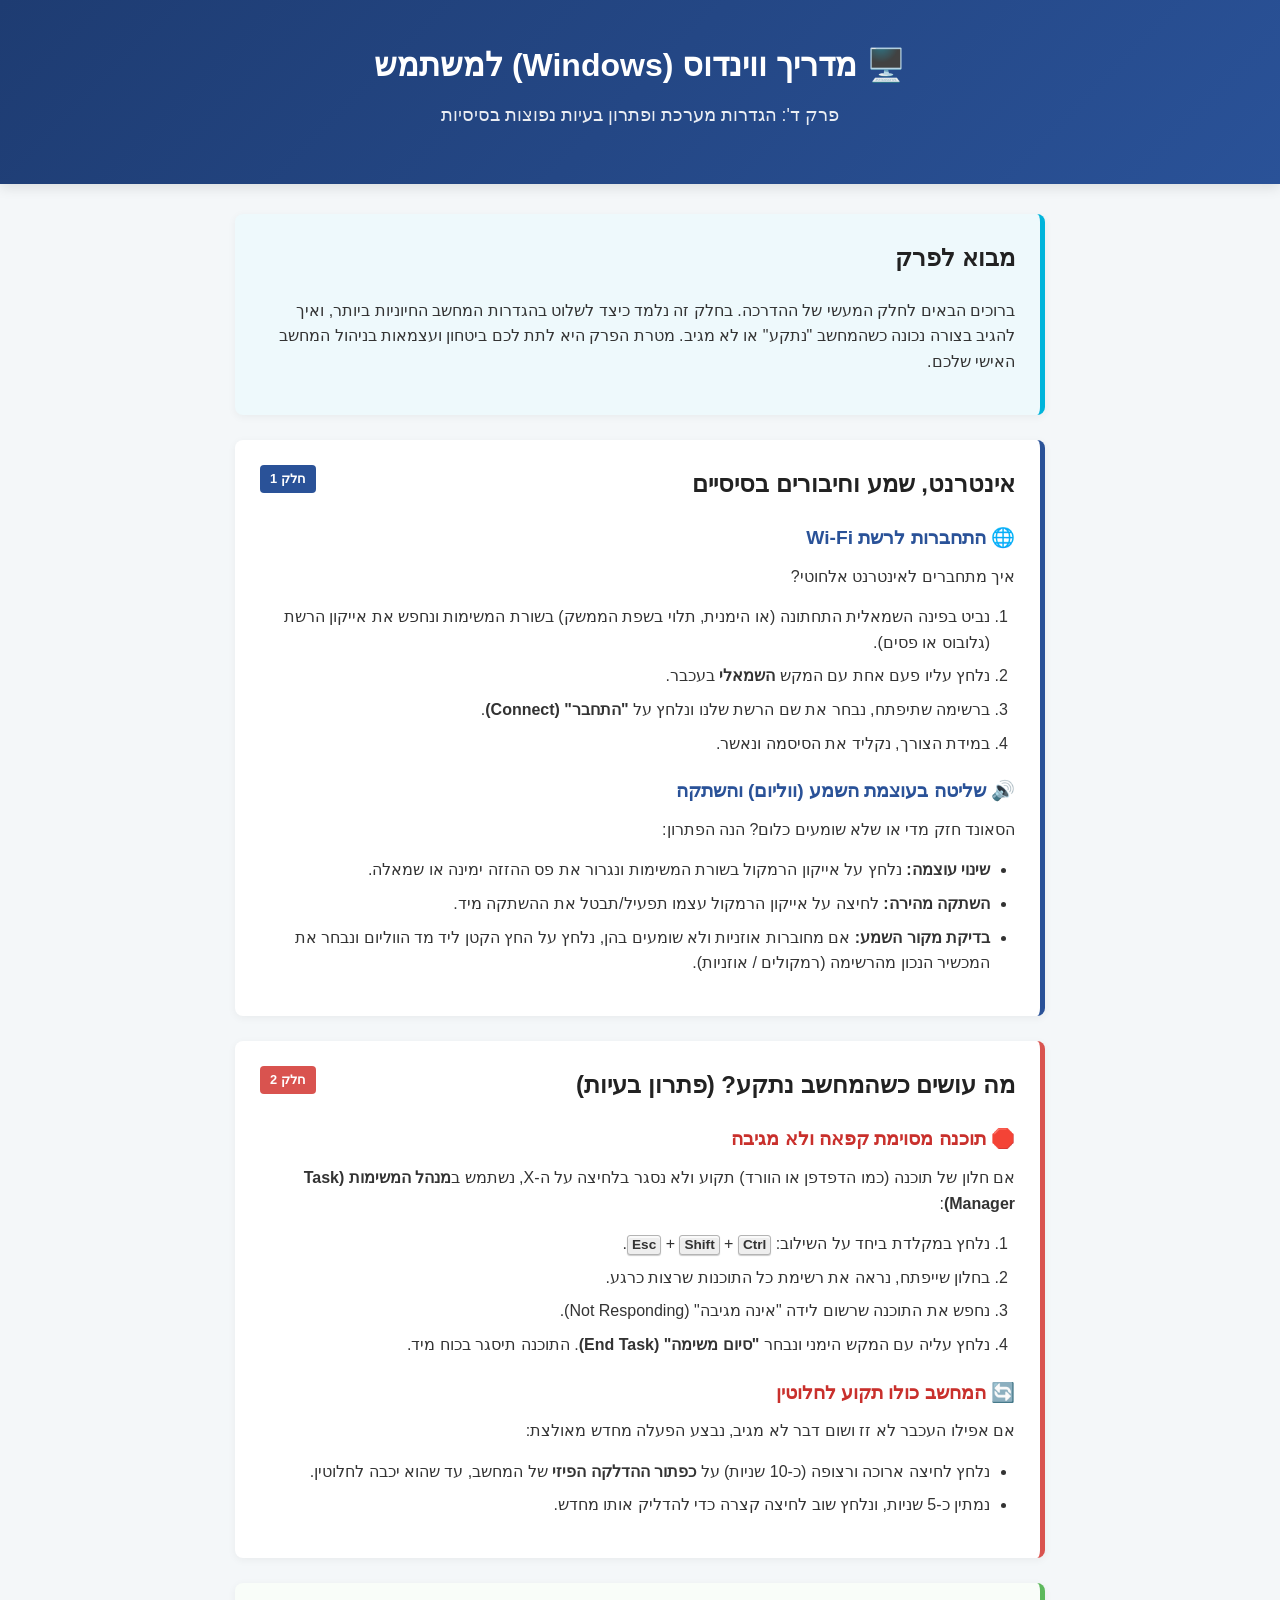
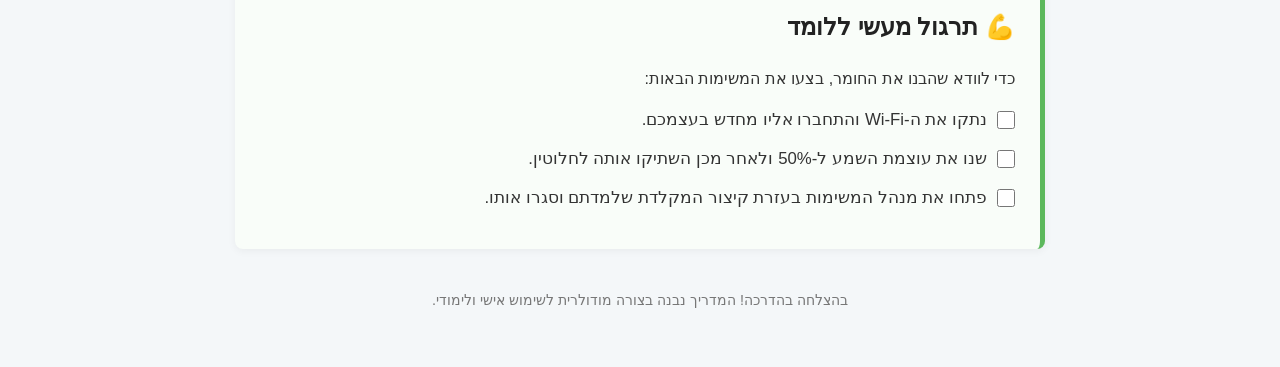
<file: index.html>
<!DOCTYPE html>
<html lang="he" dir="rtl">
<head>
    <meta charset="UTF-8">
    <meta name="viewport" content="width=device-width, initial-scale=1.0">
    <title>מדריך ווינדוס: הגדרות ופתרון בעיות</title>
    <link rel="stylesheet" href="style.css">
</head>
<body>

    <header>
        <div class="container">
            <h1>🖥️ מדריך ווינדוס (Windows) למשתמש</h1>
            <p class="subtitle">פרק ד': הגדרות מערכת ופתרון בעיות נפוצות בסיסיות</p>
        </div>
    </header>

    <main class="container">
        
        <!-- מבוא -->
        <section class="card intro">
            <h2>מבוא לפרק</h2>
            <p>ברוכים הבאים לחלק המעשי של ההדרכה. בחלק זה נלמד כיצד לשלוט בהגדרות המחשב החיוניות ביותר, ואיך להגיב בצורה נכונה כשהמחשב "נתקע" או לא מגיב. מטרת הפרק היא לתת לכם ביטחון ועצמאות בניהול המחשב האישי שלכם.</p>
        </section>

        <!-- חלק 1: הגדרות שמע וחיבורים -->
        <section class="card">
            <div class="section-badge">חלק 1</div>
            <h2>אינטרנט, שמע וחיבורים בסיסיים</h2>
            
            <div class="topic">
                <h3>🌐 התחברות לרשת Wi-Fi</h3>
                <p>איך מתחברים לאינטרנט אלחוטי?</p>
                <ol>
                    <li>נביט בפינה השמאלית התחתונה (או הימנית, תלוי בשפת הממשק) בשורת המשימות ונחפש את אייקון הרשת (גלובוס או פסים).</li>
                    <li>נלחץ עליו פעם אחת עם המקש <strong>השמאלי</strong> בעכבר.</li>
                    <li>ברשימה שתיפתח, נבחר את שם הרשת שלנו ונלחץ על <strong>"התחבר" (Connect)</strong>.</li>
                    <li>במידת הצורך, נקליד את הסיסמה ונאשר.</li>
                </ol>
            </div>

            <div class="topic">
                <h3>🔊 שליטה בעוצמת השמע (ווליום) והשתקה</h3>
                <p>הסאונד חזק מדי או שלא שומעים כלום? הנה הפתרון:</p>
                <ul>
                    <li><strong>שינוי עוצמה:</strong> נלחץ על אייקון הרמקול בשורת המשימות ונגרור את פס ההזזה ימינה או שמאלה.</li>
                    <li><strong>השתקה מהירה:</strong> לחיצה על אייקון הרמקול עצמו תפעיל/תבטל את ההשתקה מיד.</li>
                    <li><strong>בדיקת מקור השמע:</strong> אם מחוברות אוזניות ולא שומעים בהן, נלחץ על החץ הקטן ליד מד הווליום ונבחר את המכשיר הנכון מהרשימה (רמקולים / אוזניות).</li>
                </ul>
            </div>
        </section>

        <!-- חלק 2: פתרון בעיות -->
        <section class="card alert-section">
            <div class="section-badge badge-alert">חלק 2</div>
            <h2>מה עושים כשהמחשב נתקע? (פתרון בעיות)</h2>
            
            <div class="topic">
                <h3>🛑 תוכנה מסוימת קפאה ולא מגיבה</h3>
                <p>אם חלון של תוכנה (כמו הדפדפן או הוורד) תקוע ולא נסגר בלחיצה על ה-X, נשתמש ב<strong>מנהל המשימות (Task Manager)</strong>:</p>
                <ol>
                    <li>נלחץ במקלדת ביחד על השילוב: <kbd>Ctrl</kbd> + <kbd>Shift</kbd> + <kbd>Esc</kbd>.</li>
                    <li>בחלון שייפתח, נראה את רשימת כל התוכנות שרצות כרגע.</li>
                    <li>נחפש את התוכנה שרשום לידה "אינה מגיבה" (Not Responding).</li>
                    <li>נלחץ עליה עם המקש הימני ונבחר <strong>"סיום משימה" (End Task)</strong>. התוכנה תיסגר בכוח מיד.</li>
                </ol>
            </div>

            <div class="topic">
                <h3>🔄 המחשב כולו תקוע לחלוטין</h3>
                <p>אם אפילו העכבר לא זז ושום דבר לא מגיב, נבצע הפעלה מחדש מאולצת:</p>
                <ul>
                    <li>נלחץ לחיצה ארוכה ורצופה (כ-10 שניות) על <strong>כפתור ההדלקה הפיזי</strong> של המחשב, עד שהוא יכבה לחלוטין.</li>
                    <li>נמתין כ-5 שניות, ונלחץ שוב לחיצה קצרה כדי להדליק אותו מחדש.</li>
                </ul>
            </div>
        </section>

        <!-- חלק 3: תרגול מעשי -->
        <section class="card practice">
            <h2>💪 תרגול מעשי ללומד</h2>
            <p>כדי לוודא שהבנו את החומר, בצעו את המשימות הבאות:</p>
            <div class="checkbox-item">
                <input type="checkbox" id="task1">
                <label for="task1">נתקו את ה-Wi-Fi והתחברו אליו מחדש בעצמכם.</label>
            </div>
            <div class="checkbox-item">
                <input type="checkbox" id="task2">
                <label for="task2">שנו את עוצמת השמע ל-50% ולאחר מכן השתיקו אותה לחלוטין.</label>
            </div>
            <div class="checkbox-item">
                <input type="checkbox" id="task3">
                <label for="task3">פתחו את מנהל המשימות בעזרת קיצור המקלדת שלמדתם וסגרו אותו.</label>
            </div>
        </section>

    </main>

    <footer>
        <p>בהצלחה בהדרכה! המדריך נבנה בצורה מודולרית לשימוש אישי ולימודי.</p>
    </footer>

</body>
</html>
</file>
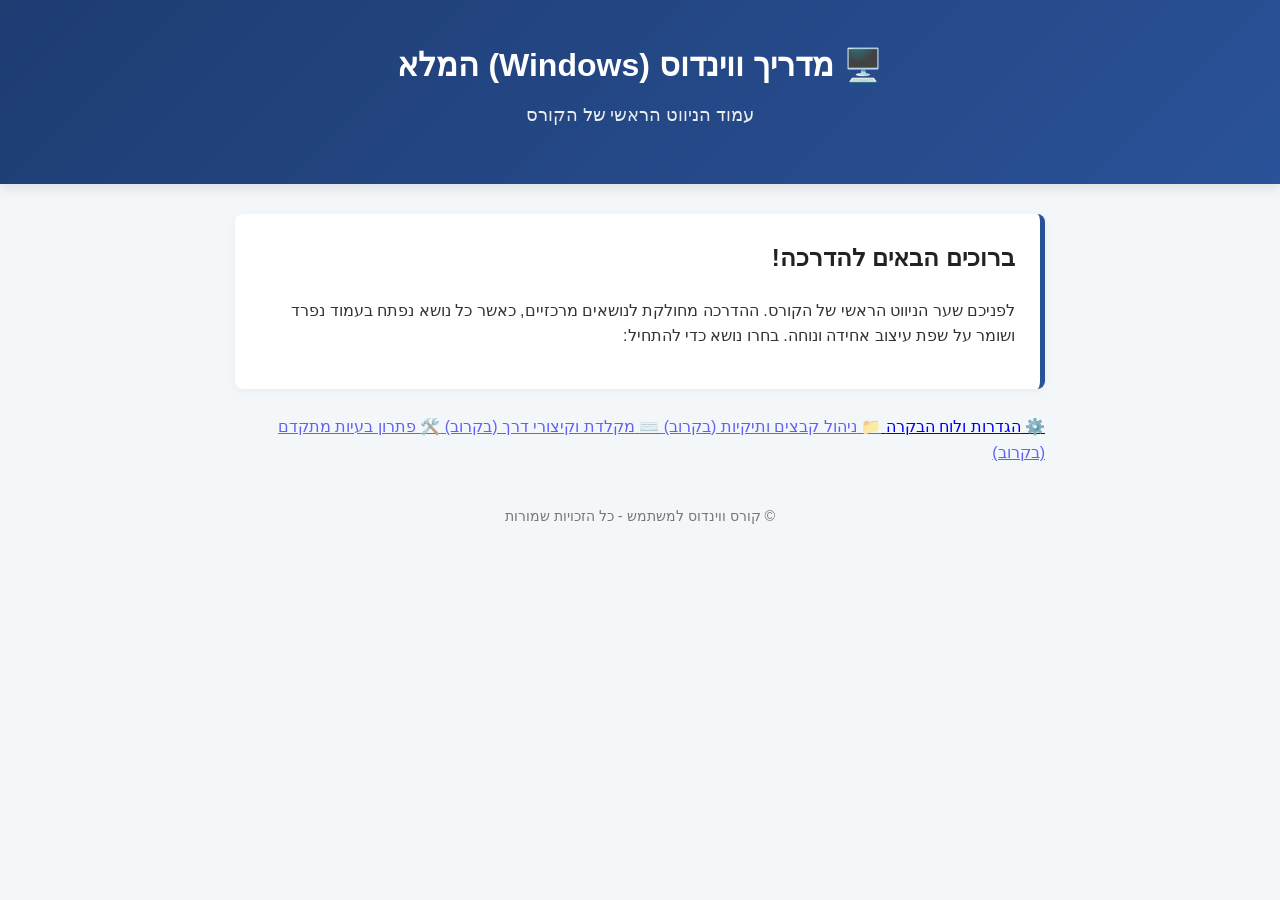
<file: windows_course_index.html>
<!DOCTYPE html>
<html lang="he" dir="rtl">
<head>
    <meta charset="UTF-8">
    <meta name="viewport" content="width=device-width, initial-scale=1.0">
    <title>מדריך ווינדוס המלא - עמוד ראשי</title>
    <link rel="stylesheet" href="style.css">
</head>
<body>

    <header>
        <div class="container">
            <h1>🖥️ מדריך ווינדוס (Windows) המלא</h1>
            <p class="subtitle">עמוד הניווט הראשי של הקורס</p>
        </div>
    </header>

    <main class="container">
        
        <section class="card">
            <h2>ברוכים הבאים להדרכה!</h2>
            <p>לפניכם שער הניווט הראשי של הקורס. ההדרכה מחולקת לנושאים מרכזיים, כאשר כל נושא נפתח בעמוד נפרד ושומר על שפת עיצוב אחידה ונוחה. בחרו נושא כדי להתחיל:</p>
        </section>

        <section class="grid-menu">
            <a href="settings-base.html" class="grid-item">
                <span class="icon">⚙️</span>
                <span>הגדרות ולוח הבקרה</span>
            </a>
            <a href="#" class="grid-item" style="opacity: 0.6; cursor: not-allowed;">
                <span class="icon">📁</span>
                <span>ניהול קבצים ותיקיות (בקרוב)</span>
            </a>
            <a href="#" class="grid-item" style="opacity: 0.6; cursor: not-allowed;">
                <span class="icon">⌨️</span>
                <span>מקלדת וקיצורי דרך (בקרוב)</span>
            </a>
            <a href="#" class="grid-item" style="opacity: 0.6; cursor: not-allowed;">
                <span class="icon">🛠️</span>
                <span>פתרון בעיות מתקדם (בקרוב)</span>
            </a>
        </section>

    </main>

    <footer>
        <p>© קורס ווינדוס למשתמש - כל הזכויות שמורות</p>
    </footer>

</body>
</html>
</file>
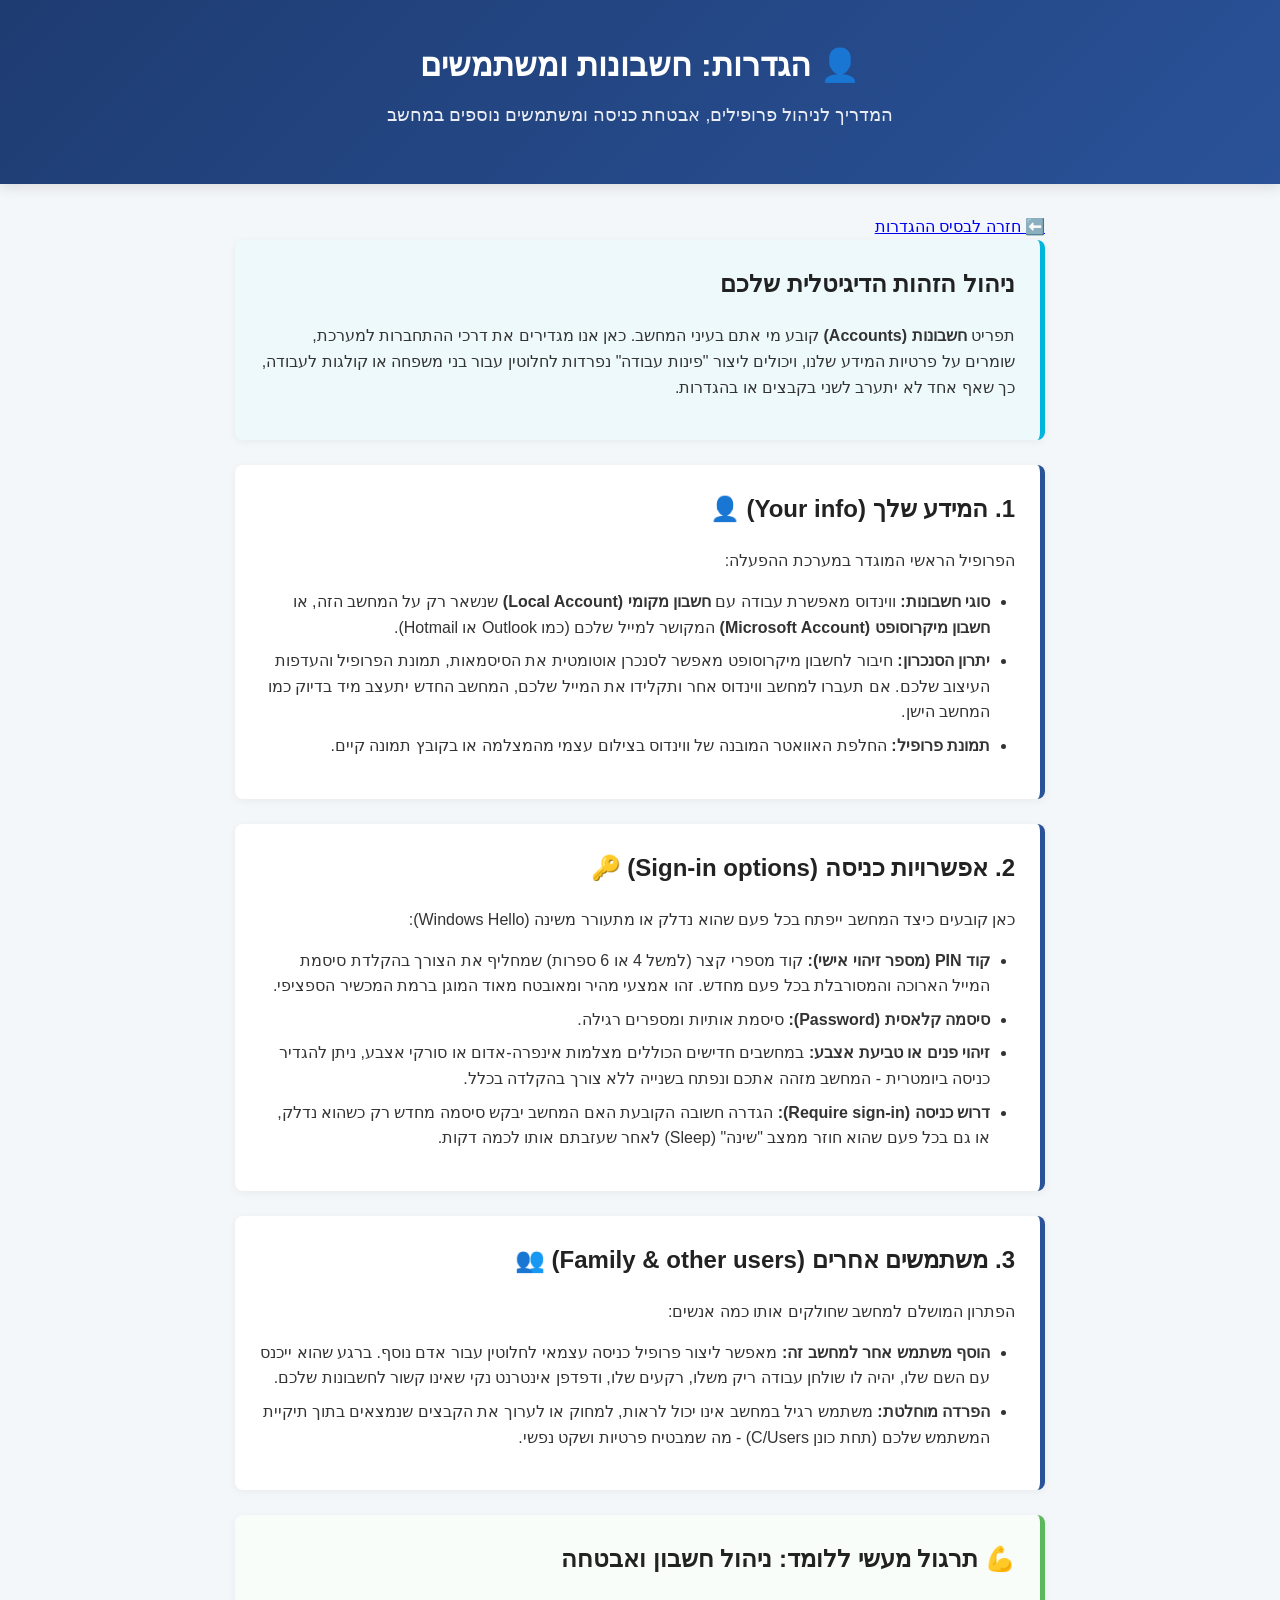
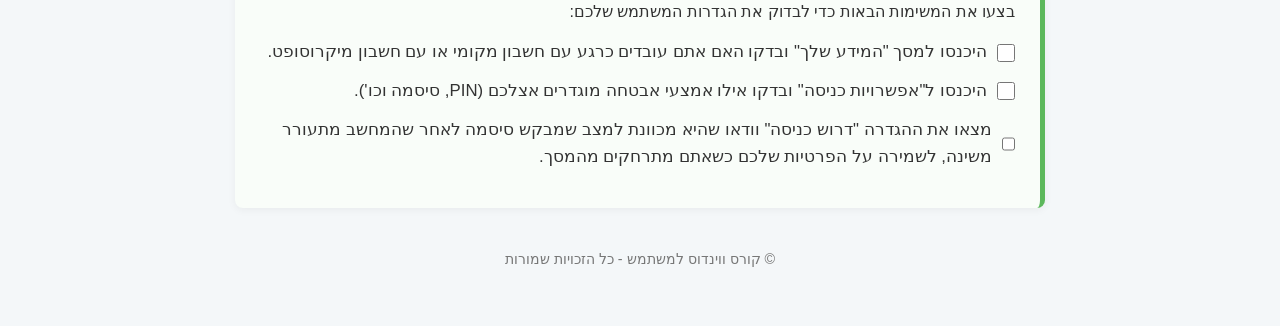
<file: windows_course_settings-accounts.html>
<!DOCTYPE html>
<html lang="he" dir="rtl">
<head>
    <meta charset="UTF-8">
    <meta name="viewport" content="width=device-width, initial-scale=1.0">
    <title>👤 הגדרות: חשבונות ומשתמשים</title>
    <link rel="stylesheet" href="style.css">
</head>
<body>

    <header>
        <div class="container">
            <h1>👤 הגדרות: חשבונות ומשתמשים</h1>
            <p class="subtitle">המדריך לניהול פרופילים, אבטחת כניסה ומשתמשים נוספים במחשב</p>
        </div>
    </header>

    <main class="container">
        
        <a href="settings-base.html" class="back-btn">⬅️ חזרה לבסיס ההגדרות</a>

        <section class="card" style="border-right-color: #00b4db; background-color: #eef9fc;">
            <h2>ניהול הזהות הדיגיטלית שלכם</h2>
            <p>תפריט <strong>חשבונות (Accounts)</strong> קובע מי אתם בעיני המחשב. כאן אנו מגדירים את דרכי ההתחברות למערכת, שומרים על פרטיות המידע שלנו, ויכולים ליצור "פינות עבודה" נפרדות לחלוטין עבור בני משפחה או קולגות לעבודה, כך שאף אחד לא יתערב לשני בקבצים או בהגדרות.</p>
        </section>

        <section class="card">
            <h2>1. המידע שלך (Your info) 👤</h2>
            <p>הפרופיל הראשי המוגדר במערכת ההפעלה:</p>
            <ul>
                <li><strong>סוגי חשבונות:</strong> ווינדוס מאפשרת עבודה עם <strong>חשבון מקומי (Local Account)</strong> שנשאר רק על המחשב הזה, או <strong>חשבון מיקרוסופט (Microsoft Account)</strong> המקושר למייל שלכם (כמו Outlook או Hotmail).</li>
                <li><strong>יתרון הסנכרון:</strong> חיבור לחשבון מיקרוסופט מאפשר לסנכרן אוטומטית את הסיסמאות, תמונת הפרופיל והעדפות העיצוב שלכם. אם תעברו למחשב ווינדוס אחר ותקלידו את המייל שלכם, המחשב החדש יתעצב מיד בדיוק כמו המחשב הישן.</li>
                <li><strong>תמונת פרופיל:</strong> החלפת האוואטר המובנה של ווינדוס בצילום עצמי מהמצלמה או בקובץ תמונה קיים.</li>
            </ul>
        </section>

        <section class="card">
            <h2>2. אפשרויות כניסה (Sign-in options) 🔑</h2>
            <p>כאן קובעים כיצד המחשב ייפתח בכל פעם שהוא נדלק או מתעורר משינה (Windows Hello):</p>
            <ul>
                <li><strong>קוד PIN (מספר זיהוי אישי):</strong> קוד מספרי קצר (למשל 4 או 6 ספרות) שמחליף את הצורך בהקלדת סיסמת המייל הארוכה והמסורבלת בכל פעם מחדש. זהו אמצעי מהיר ומאובטח מאוד המוגן ברמת המכשיר הספציפי.</li>
                <li><strong>סיסמה קלאסית (Password):</strong> סיסמת אותיות ומספרים רגילה.</li>
                <li><strong>זיהוי פנים או טביעת אצבע:</strong> במחשבים חדישים הכוללים מצלמות אינפרה-אדום או סורקי אצבע, ניתן להגדיר כניסה ביומטרית - המחשב מזהה אתכם ונפתח בשנייה ללא צורך בהקלדה בכלל.</li>
                <li><strong>דרוש כניסה (Require sign-in):</strong> הגדרה חשובה הקובעת האם המחשב יבקש סיסמה מחדש רק כשהוא נדלק, או גם בכל פעם שהוא חוזר ממצב "שינה" (Sleep) לאחר שעזבתם אותו לכמה דקות.</li>
            </ul>
        </section>

        <section class="card">
            <h2>3. משתמשים אחרים (Family & other users) 👥</h2>
            <p>הפתרון המושלם למחשב שחולקים אותו כמה אנשים:</p>
            <ul>
                <li><strong>הוסף משתמש אחר למחשב זה:</strong> מאפשר ליצור פרופיל כניסה עצמאי לחלוטין עבור אדם נוסף. ברגע שהוא ייכנס עם השם שלו, יהיה לו שולחן עבודה ריק משלו, רקעים שלו, ודפדפן אינטרנט נקי שאינו קשור לחשבונות שלכם.</li>
                <li><strong>הפרדה מוחלטת:</strong> משתמש רגיל במחשב אינו יכול לראות, למחוק או לערוך את הקבצים שנמצאים בתוך תיקיית המשתמש שלכם (תחת כונן C/Users) - מה שמבטיח פרטיות ושקט נפשי.</li>
            </ul>
        </section>

        <section class="card" style="border-right-color: #5cb85c; background-color: #f9fdf9;">
            <h2>💪 תרגול מעשי ללומד: ניהול חשבון ואבטחה</h2>
            <p>בצעו את המשימות הבאות כדי לבדוק את הגדרות המשתמש שלכם:</p>
            <div class="checkbox-item">
                <input type="checkbox" id="acc-task1">
                <label for="acc-task1">היכנסו למסך "המידע שלך" ובדקו האם אתם עובדים כרגע עם חשבון מקומי או עם חשבון מיקרוסופט.</label>
            </div>
            <div class="checkbox-item">
                <input type="checkbox" id="acc-task2">
                <label for="acc-task2">היכנסו ל"אפשרויות כניסה" ובדקו אילו אמצעי אבטחה מוגדרים אצלכם (PIN, סיסמה וכו').</label>
            </div>
            <div class="checkbox-item">
                <input type="checkbox" id="acc-task3">
                <label for="acc-task3">מצאו את ההגדרה "דרוש כניסה" וודאו שהיא מכוונת למצב שמבקש סיסמה לאחר שהמחשב מתעורר משינה, לשמירה על הפרטיות שלכם כשאתם מתרחקים מהמסך.</label>
            </div>
        </section>

    </main>

    <footer>
        <p>© קורס ווינדוס למשתמש - כל הזכויות שמורות</p>
    </footer>

</body>
</html>
</file>
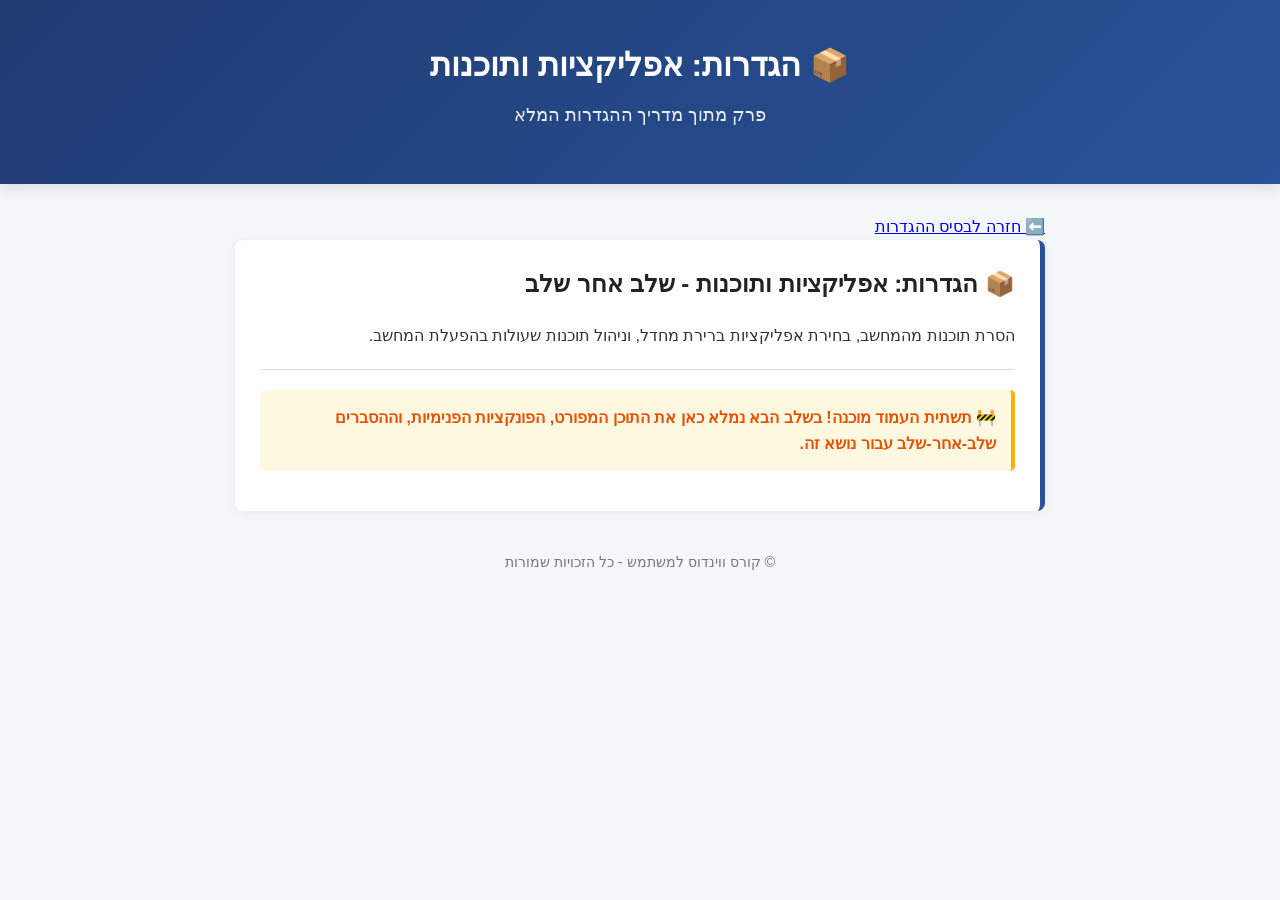
<file: windows_course_settings-apps.html>
<!DOCTYPE html>
<html lang="he" dir="rtl">
<head>
    <meta charset="UTF-8">
    <meta name="viewport" content="width=device-width, initial-scale=1.0">
    <title>📦 הגדרות: אפליקציות ותוכנות</title>
    <link rel="stylesheet" href="style.css">
</head>
<body>

    <header>
        <div class="container">
            <h1>📦 הגדרות: אפליקציות ותוכנות</h1>
            <p class="subtitle">פרק מתוך מדריך ההגדרות המלא</p>
        </div>
    </header>

    <main class="container">
        
        <a href="settings-base.html" class="back-btn">⬅️ חזרה לבסיס ההגדרות</a>

        <section class="card">
            <h2>📦 הגדרות: אפליקציות ותוכנות - שלב אחר שלב</h2>
            <p>הסרת תוכנות מהמחשב, בחירת אפליקציות ברירת מחדל, וניהול תוכנות שעולות בהפעלת המחשב.</p>
            <hr style="margin: 20px 0; border: 0; border-top: 1px solid #ddd;">
            <p style="color: #e65100; font-weight: bold; background: #fff8e1; padding: 15px; border-radius: 5px; border-right: 4px solid #ffb300;">
                🚧 תשתית העמוד מוכנה! בשלב הבא נמלא כאן את התוכן המפורט, הפונקציות הפנימיות, וההסברים שלב-אחר-שלב עבור נושא זה.
            </p>
        </section>

    </main>

    <footer>
        <p>© קורס ווינדוס למשתמש - כל הזכויות שמורות</p>
    </footer>

</body>
</html>
</file>
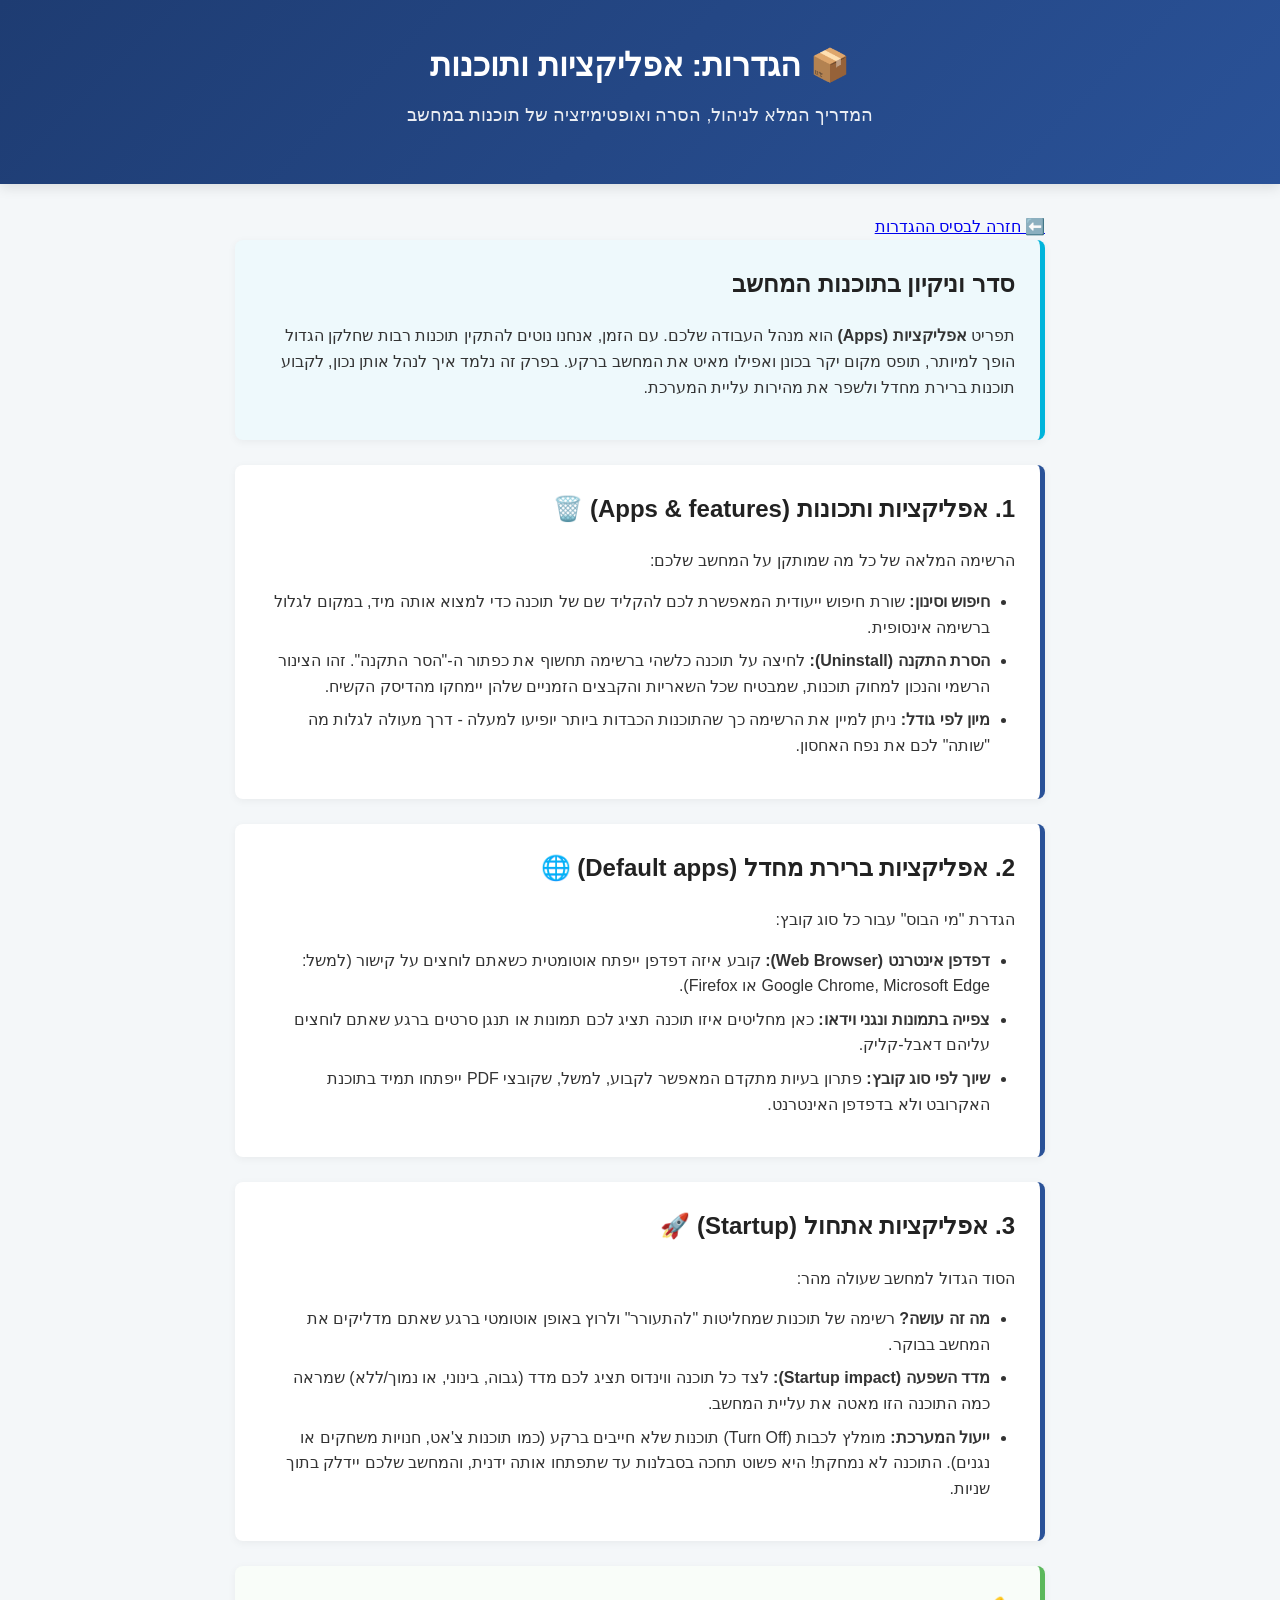
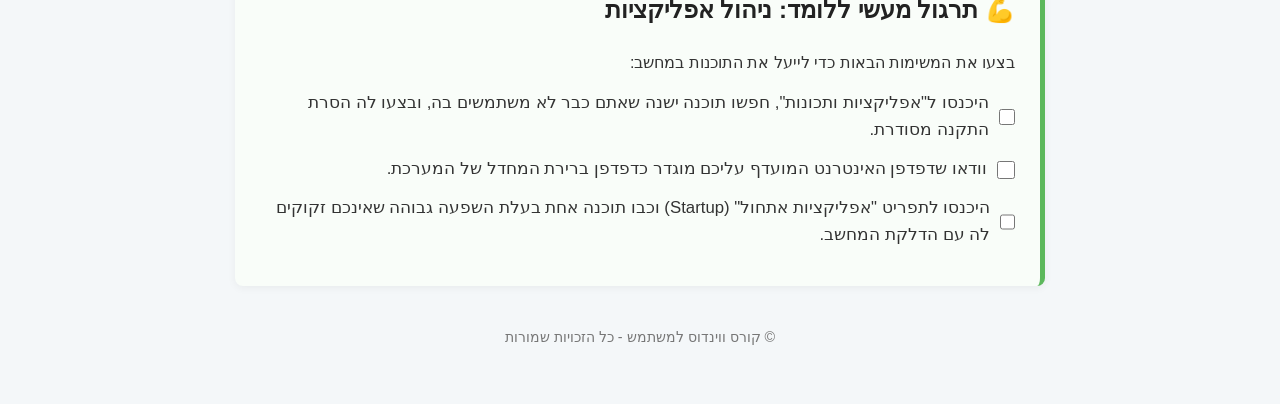
<file: windows_course_settings-base.html>
<!DOCTYPE html>
<html lang="he" dir="rtl">
<head>
    <meta charset="UTF-8">
    <meta name="viewport" content="width=device-width, initial-scale=1.0">
    <title>📦 הגדרות: אפליקציות ותוכנות</title>
    <link rel="stylesheet" href="style.css">
</head>
<body>

    <header>
        <div class="container">
            <h1>📦 הגדרות: אפליקציות ותוכנות</h1>
            <p class="subtitle">המדריך המלא לניהול, הסרה ואופטימיזציה של תוכנות במחשב</p>
        </div>
    </header>

    <main class="container">
        
        <a href="settings-base.html" class="back-btn">⬅️ חזרה לבסיס ההגדרות</a>

        <!-- מבוא -->
        <section class="card" style="border-right-color: #00b4db; background-color: #eef9fc;">
            <h2>סדר וניקיון בתוכנות המחשב</h2>
            <p>תפריט <strong>אפליקציות (Apps)</strong> הוא מנהל העבודה שלכם. עם הזמן, אנחנו נוטים להתקין תוכנות רבות שחלקן הגדול הופך למיותר, תופס מקום יקר בכונן ואפילו מאיט את המחשב ברקע. בפרק זה נלמד איך לנהל אותן נכון, לקבוע תוכנות ברירת מחדל ולשפר את מהירות עליית המערכת.</p>
        </section>

        <!-- 1. אפליקציות ותכונות -->
        <section class="card">
            <h2>1. אפליקציות ותכונות (Apps & features) 🗑️</h2>
            <p>הרשימה המלאה של כל מה שמותקן על המחשב שלכם:</p>
            <ul>
                <li><strong>חיפוש וסינון:</strong> שורת חיפוש ייעודית המאפשרת לכם להקליד שם של תוכנה כדי למצוא אותה מיד, במקום לגלול ברשימה אינסופית.</li>
                <li><strong>הסרת התקנה (Uninstall):</strong> לחיצה על תוכנה כלשהי ברשימה תחשוף את כפתור ה-"הסר התקנה". זהו הצינור הרשמי והנכון למחוק תוכנות, שמבטיח שכל השאריות והקבצים הזמניים שלהן יימחקו מהדיסק הקשיח.</li>
                <li><strong>מיון לפי גודל:</strong> ניתן למיין את הרשימה כך שהתוכנות הכבדות ביותר יופיעו למעלה - דרך מעולה לגלות מה "שותה" לכם את נפח האחסון.</li>
            </ul>
        </section>

        <!-- 2. אפליקציות ברירת מחדל -->
        <section class="card">
            <h2>2. אפליקציות ברירת מחדל (Default apps) 🌐</h2>
            <p>הגדרת "מי הבוס" עבור כל סוג קובץ:</p>
            <ul>
                <li><strong>דפדפן אינטרנט (Web Browser):</strong> קובע איזה דפדפן ייפתח אוטומטית כשאתם לוחצים על קישור (למשל: Google Chrome, Microsoft Edge או Firefox).</li>
                <li><strong>צפייה בתמונות ונגני וידאו:</strong> כאן מחליטים איזו תוכנה תציג לכם תמונות או תנגן סרטים ברגע שאתם לוחצים עליהם דאבל-קליק.</li>
                <li><strong>שיוך לפי סוג קובץ:</strong> פתרון בעיות מתקדם המאפשר לקבוע, למשל, שקובצי PDF ייפתחו תמיד בתוכנת האקרובט ולא בדפדפן האינטרנט.</li>
            </ul>
        </section>

        <!-- 3. אפליקציות אתחול -->
        <section class="card">
            <h2>3. אפליקציות אתחול (Startup) 🚀</h2>
            <p>הסוד הגדול למחשב שעולה מהר:</p>
            <ul>
                <li><strong>מה זה עושה?</strong> רשימה של תוכנות שמחליטות "להתעורר" ולרוץ באופן אוטומטי ברגע שאתם מדליקים את המחשב בבוקר.</li>
                <li><strong>מדד השפעה (Startup impact):</strong> לצד כל תוכנה ווינדוס תציג לכם מדד (גבוה, בינוני, או נמוך/ללא) שמראה כמה התוכנה הזו מאטה את עליית המחשב.</li>
                <li><strong>ייעול המערכת:</strong> מומלץ לכבות (Turn Off) תוכנות שלא חייבים ברקע (כמו תוכנות צ'אט, חנויות משחקים או נגנים). התוכנה לא נמחקת! היא פשוט תחכה בסבלנות עד שתפתחו אותה ידנית, והמחשב שלכם יידלק בתוך שניות.</li>
            </ul>
        </section>

        <!-- תרגול מעשי -->
        <section class="card" style="border-right-color: #5cb85c; background-color: #f9fdf9;">
            <h2>💪 תרגול מעשי ללומד: ניהול אפליקציות</h2>
            <p>בצעו את המשימות הבאות כדי לייעל את התוכנות במחשב:</p>
            <div class="checkbox-item">
                <input type="checkbox" id="app-task1">
                <label for="app-task1">היכנסו ל"אפליקציות ותכונות", חפשו תוכנה ישנה שאתם כבר לא משתמשים בה, ובצעו לה הסרת התקנה מסודרת.</label>
            </div>
            <div class="checkbox-item">
                <input type="checkbox" id="app-task2">
                <label for="app-task2">וודאו שדפדפן האינטרנט המועדף עליכם מוגדר כדפדפן ברירת המחדל של המערכת.</label>
            </div>
            <div class="checkbox-item">
                <input type="checkbox" id="app-task3">
                <label for="app-task3">היכנסו לתפריט "אפליקציות אתחול" (Startup) וכבו תוכנה אחת בעלת השפעה גבוהה שאינכם זקוקים לה עם הדלקת המחשב.</label>
            </div>
        </section>

    </main>

    <footer>
        <p>© קורס ווינדוס למשתמש - כל הזכויות שמורות</p>
    </footer>

</body>
</html>
</file>
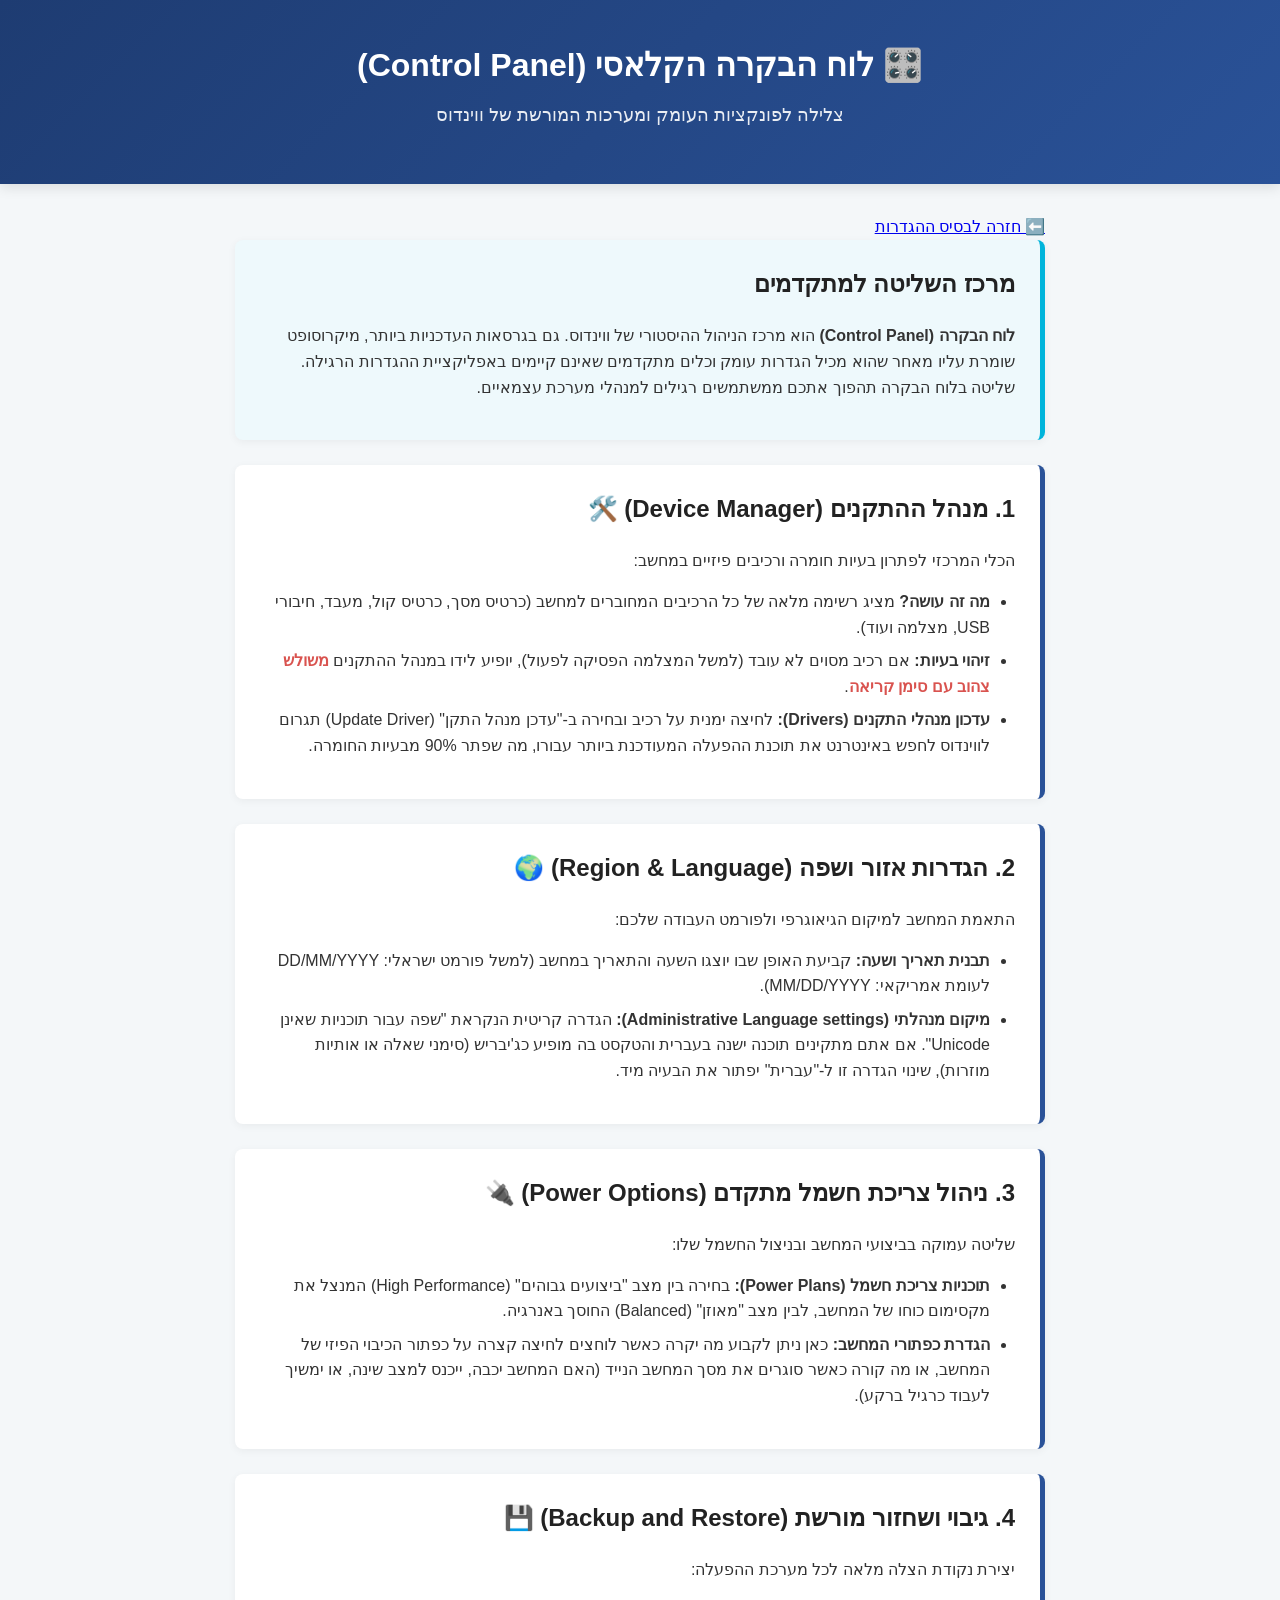
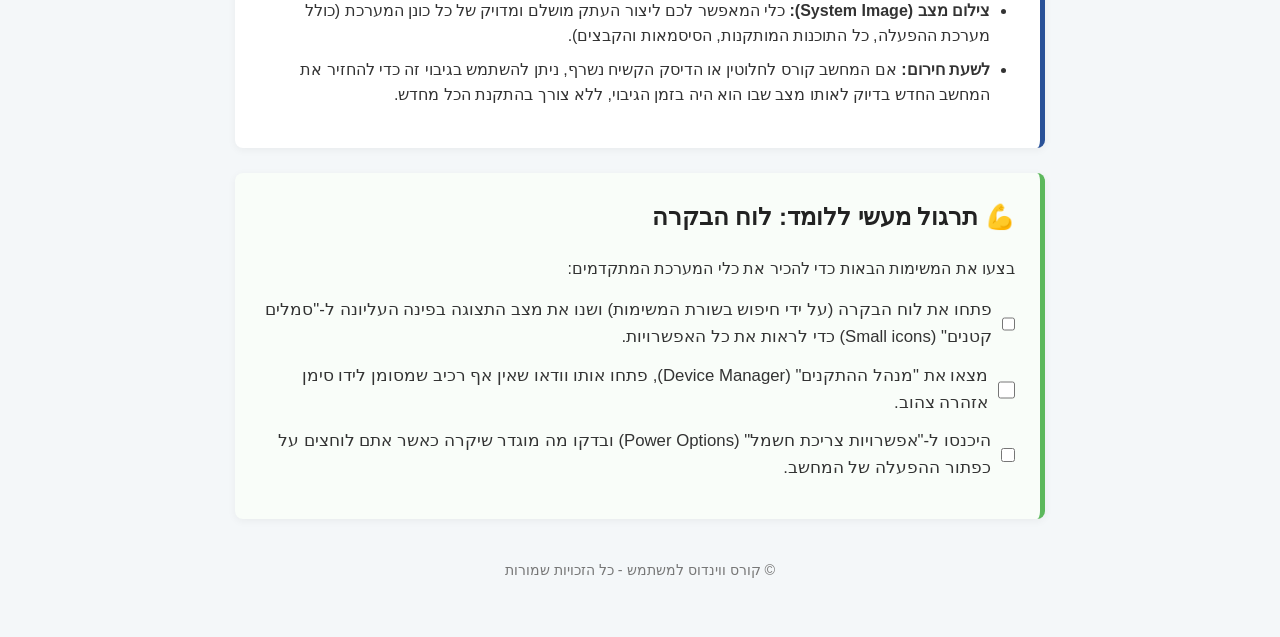
<file: windows_course_settings-control-panel.html>
<!DOCTYPE html>
<html lang="he" dir="rtl">
<head>
    <meta charset="UTF-8">
    <meta name="viewport" content="width=device-width, initial-scale=1.0">
    <title>🎛️ לוח הבקרה הקלאסי (Control Panel)</title>
    <link rel="stylesheet" href="style.css">
</head>
<body>

    <header>
        <div class="container">
            <h1>🎛️ לוח הבקרה הקלאסי (Control Panel)</h1>
            <p class="subtitle">צלילה לפונקציות העומק ומערכות המורשת של ווינדוס</p>
        </div>
    </header>

    <main class="container">
        
        <a href="settings-base.html" class="back-btn">⬅️ חזרה לבסיס ההגדרות</a>

        <section class="card" style="border-right-color: #00b4db; background-color: #eef9fc;">
            <h2>מרכז השליטה למתקדמים</h2>
            <p><strong>לוח הבקרה (Control Panel)</strong> הוא מרכז הניהול ההיסטורי של ווינדוס. גם בגרסאות העדכניות ביותר, מיקרוסופט שומרת עליו מאחר שהוא מכיל הגדרות עומק וכלים מתקדמים שאינם קיימים באפליקציית ההגדרות הרגילה. שליטה בלוח הבקרה תהפוך אתכם ממשתמשים רגילים למנהלי מערכת עצמאיים.</p>
        </section>

        <section class="card">
            <h2>1. מנהל ההתקנים (Device Manager) 🛠️</h2>
            <p>הכלי המרכזי לפתרון בעיות חומרה ורכיבים פיזיים במחשב:</p>
            <ul>
                <li><strong>מה זה עושה?</strong> מציג רשימה מלאה של כל הרכיבים המחוברים למחשב (כרטיס מסך, כרטיס קול, מעבד, חיבורי USB, מצלמה ועוד).</li>
                <li><strong>זיהוי בעיות:</strong> אם רכיב מסוים לא עובד (למשל המצלמה הפסיקה לפעול), יופיע לידו במנהל ההתקנים <span style="color: #d9534f; font-weight: bold;">משולש צהוב עם סימן קריאה</span>.</li>
                <li><strong>עדכון מנהלי התקנים (Drivers):</strong> לחיצה ימנית על רכיב ובחירה ב-"עדכן מנהל התקן" (Update Driver) תגרום לווינדוס לחפש באינטרנט את תוכנת ההפעלה המעודכנת ביותר עבורו, מה שפתר 90% מבעיות החומרה.</li>
            </ul>
        </section>

        <section class="card">
            <h2>2. הגדרות אזור ושפה (Region & Language) 🌍</h2>
            <p>התאמת המחשב למיקום הגיאוגרפי ולפורמט העבודה שלכם:</p>
            <ul>
                <li><strong>תבנית תאריך ושעה:</strong> קביעת האופן שבו יוצגו השעה והתאריך במחשב (למשל פורמט ישראלי: DD/MM/YYYY לעומת אמריקאי: MM/DD/YYYY).</li>
                <li><strong>מיקום מנהלתי (Administrative Language settings):</strong> הגדרה קריטית הנקראת "שפה עבור תוכניות שאינן Unicode". אם אתם מתקינים תוכנה ישנה בעברית והטקסט בה מופיע כג'יבריש (סימני שאלה או אותיות מוזרות), שינוי הגדרה זו ל-"עברית" יפתור את הבעיה מיד.</li>
            </ul>
        </section>

        <section class="card">
            <h2>3. ניהול צריכת חשמל מתקדם (Power Options) 🔌</h2>
            <p>שליטה עמוקה בביצועי המחשב ובניצול החשמל שלו:</p>
            <ul>
                <li><strong>תוכניות צריכת חשמל (Power Plans):</strong> בחירה בין מצב "ביצועים גבוהים" (High Performance) המנצל את מקסימום כוחו של המחשב, לבין מצב "מאוזן" (Balanced) החוסך באנרגיה.</li>
                <li><strong>הגדרת כפתורי המחשב:</strong> כאן ניתן לקבוע מה יקרה כאשר לוחצים לחיצה קצרה על כפתור הכיבוי הפיזי של המחשב, או מה קורה כאשר סוגרים את מסך המחשב הנייד (האם המחשב יכבה, ייכנס למצב שינה, או ימשיך לעבוד כרגיל ברקע).</li>
            </ul>
        </section>

        <section class="card">
            <h2>4. גיבוי ושחזור מורשת (Backup and Restore) 💾</h2>
            <p>יצירת נקודת הצלה מלאה לכל מערכת ההפעלה:</p>
            <ul>
                <li><strong>צילום מצב (System Image):</strong> כלי המאפשר לכם ליצור העתק מושלם ומדויק של כל כונן המערכת (כולל מערכת ההפעלה, כל התוכנות המותקנות, הסיסמאות והקבצים).</li>
                <li><strong>לשעת חירום:</strong> אם המחשב קורס לחלוטין או הדיסק הקשיח נשרף, ניתן להשתמש בגיבוי זה כדי להחזיר את המחשב החדש בדיוק לאותו מצב שבו הוא היה בזמן הגיבוי, ללא צורך בהתקנת הכל מחדש.</li>
            </ul>
        </section>

        <section class="card" style="border-right-color: #5cb85c; background-color: #f9fdf9;">
            <h2>💪 תרגול מעשי ללומד: לוח הבקרה</h2>
            <p>בצעו את המשימות הבאות כדי להכיר את כלי המערכת המתקדמים:</p>
            <div class="checkbox-item">
                <input type="checkbox" id="cp-task1">
                <label for="cp-task1">פתחו את לוח הבקרה (על ידי חיפוש בשורת המשימות) ושנו את מצב התצוגה בפינה העליונה ל-"סמלים קטנים" (Small icons) כדי לראות את כל האפשרויות.</label>
            </div>
            <div class="checkbox-item">
                <input type="checkbox" id="cp-task2">
                <label for="cp-task2">מצאו את "מנהל ההתקנים" (Device Manager), פתחו אותו וודאו שאין אף רכיב שמסומן לידו סימן אזהרה צהוב.</label>
            </div>
            <div class="checkbox-item">
                <input type="checkbox" id="cp-task3">
                <label for="cp-task3">היכנסו ל-"אפשרויות צריכת חשמל" (Power Options) ובדקו מה מוגדר שיקרה כאשר אתם לוחצים על כפתור ההפעלה של המחשב.</label>
            </div>
        </section>

    </main>

    <footer>
        <p>© קורס ווינדוס למשתמש - כל הזכויות שמורות</p>
    </footer>

</body>
</html>
</file>
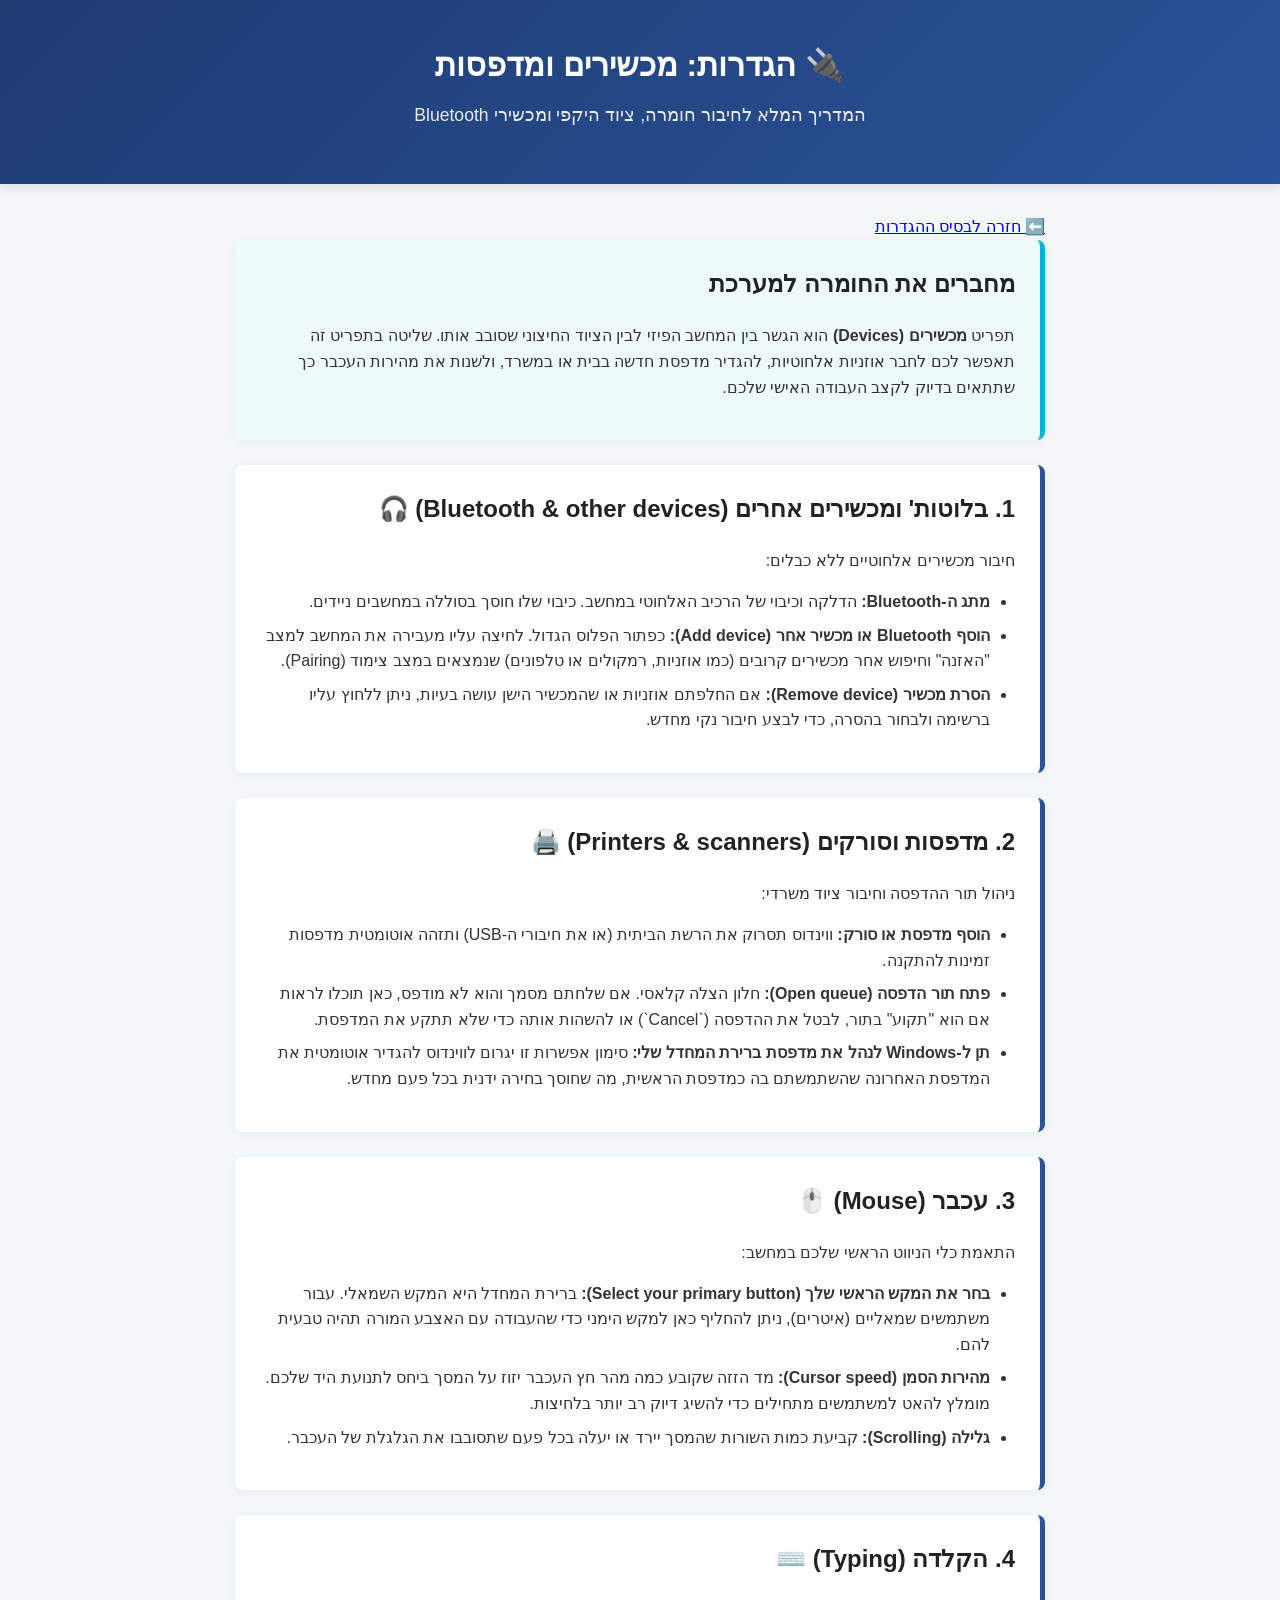
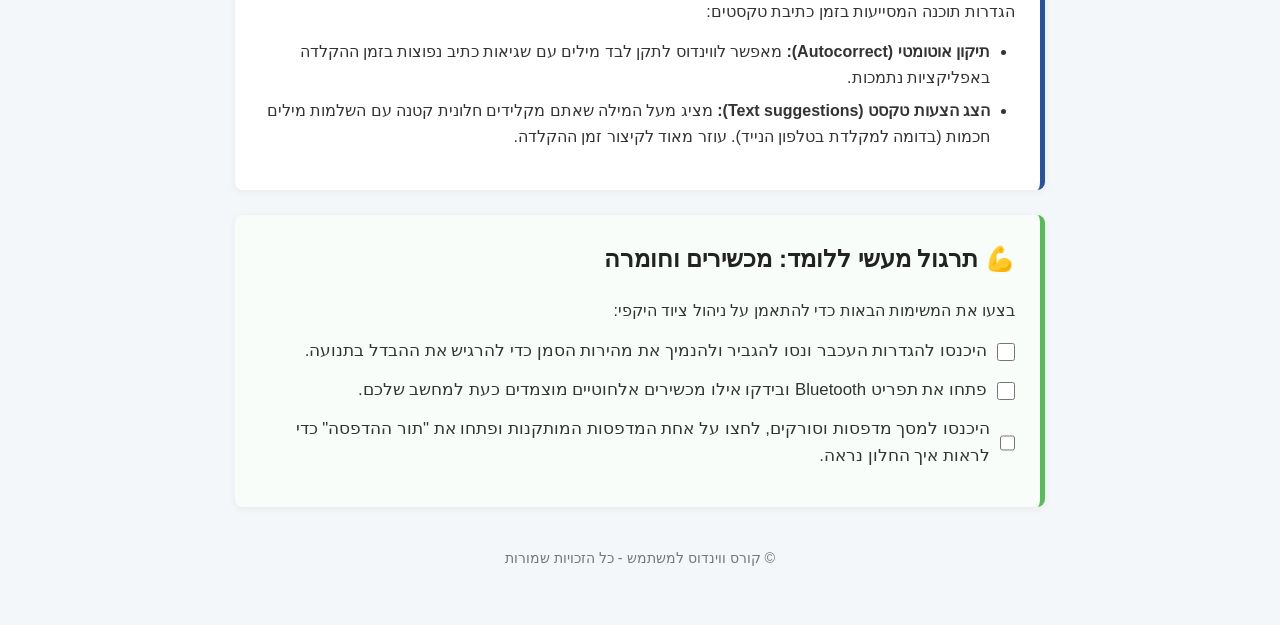
<file: windows_course_settings-devices.html>
<!DOCTYPE html>
<html lang="he" dir="rtl">
<head>
    <meta charset="UTF-8">
    <meta name="viewport" content="width=device-width, initial-scale=1.0">
    <title>🔌 הגדרות: מכשירים ומדפסות</title>
    <link rel="stylesheet" href="style.css">
</head>
<body>

    <header>
        <div class="container">
            <h1>🔌 הגדרות: מכשירים ומדפסות</h1>
            <p class="subtitle">המדריך המלא לחיבור חומרה, ציוד היקפי ומכשירי Bluetooth</p>
        </div>
    </header>

    <main class="container">
        
        <a href="settings-base.html" class="back-btn">⬅️ חזרה לבסיס ההגדרות</a>

        <section class="card" style="border-right-color: #00b4db; background-color: #eef9fc;">
            <h2>מחברים את החומרה למערכת</h2>
            <p>תפריט <strong>מכשירים (Devices)</strong> הוא הגשר בין המחשב הפיזי לבין הציוד החיצוני שסובב אותו. שליטה בתפריט זה תאפשר לכם לחבר אוזניות אלחוטיות, להגדיר מדפסת חדשה בבית או במשרד, ולשנות את מהירות העכבר כך שתתאים בדיוק לקצב העבודה האישי שלכם.</p>
        </section>

        <section class="card">
            <h2>1. בלוטות' ומכשירים אחרים (Bluetooth & other devices) 🎧</h2>
            <p>חיבור מכשירים אלחוטיים ללא כבלים:</p>
            <ul>
                <li><strong>מתג ה-Bluetooth:</strong> הדלקה וכיבוי של הרכיב האלחוטי במחשב. כיבוי שלו חוסך בסוללה במחשבים ניידים.</li>
                <li><strong>הוסף Bluetooth או מכשיר אחר (Add device):</strong> כפתור הפלוס הגדול. לחיצה עליו מעבירה את המחשב למצב "האזנה" וחיפוש אחר מכשירים קרובים (כמו אוזניות, רמקולים או טלפונים) שנמצאים במצב צימוד (Pairing).</li>
                <li><strong>הסרת מכשיר (Remove device):</strong> אם החלפתם אוזניות או שהמכשיר הישן עושה בעיות, ניתן ללחוץ עליו ברשימה ולבחור בהסרה, כדי לבצע חיבור נקי מחדש.</li>
            </ul>
        </section>

        <section class="card">
            <h2>2. מדפסות וסורקים (Printers & scanners) 🖨️</h2>
            <p>ניהול תור ההדפסה וחיבור ציוד משרדי:</p>
            <ul>
                <li><strong>הוסף מדפסת או סורק:</strong> ווינדוס תסרוק את הרשת הביתית (או את חיבורי ה-USB) ותזהה אוטומטית מדפסות זמינות להתקנה.</li>
                <li><strong>פתח תור הדפסה (Open queue):</strong> חלון הצלה קלאסי. אם שלחתם מסמך והוא לא מודפס, כאן תוכלו לראות אם הוא "תקוע" בתור, לבטל את ההדפסה (`Cancel`) או להשהות אותה כדי שלא תתקע את המדפסת.</li>
                <li><strong>תן ל-Windows לנהל את מדפסת ברירת המחדל שלי:</strong> סימון אפשרות זו יגרום לווינדוס להגדיר אוטומטית את המדפסת האחרונה שהשתמשתם בה כמדפסת הראשית, מה שחוסך בחירה ידנית בכל פעם מחדש.</li>
            </ul>
        </section>

        <section class="card">
            <h2>3. עכבר (Mouse) 🖱️</h2>
            <p>התאמת כלי הניווט הראשי שלכם במחשב:</p>
            <ul>
                <li><strong>בחר את המקש הראשי שלך (Select your primary button):</strong> ברירת המחדל היא המקש השמאלי. עבור משתמשים שמאליים (איטרים), ניתן להחליף כאן למקש הימני כדי שהעבודה עם האצבע המורה תהיה טבעית להם.</li>
                <li><strong>מהירות הסמן (Cursor speed):</strong> מד הזזה שקובע כמה מהר חץ העכבר יזוז על המסך ביחס לתנועת היד שלכם. מומלץ להאט למשתמשים מתחילים כדי להשיג דיוק רב יותר בלחיצות.</li>
                <li><strong>גלילה (Scrolling):</strong> קביעת כמות השורות שהמסך יירד או יעלה בכל פעם שתסובבו את הגלגלת של העכבר.</li>
            </ul>
        </section>

        <section class="card">
            <h2>4. הקלדה (Typing) ⌨️</h2>
            <p>הגדרות תוכנה המסייעות בזמן כתיבת טקסטים:</p>
            <ul>
                <li><strong>תיקון אוטומטי (Autocorrect):</strong> מאפשר לווינדוס לתקן לבד מילים עם שגיאות כתיב נפוצות בזמן ההקלדה באפליקציות נתמכות.</li>
                <li><strong>הצג הצעות טקסט (Text suggestions):</strong> מציג מעל המילה שאתם מקלידים חלונית קטנה עם השלמות מילים חכמות (בדומה למקלדת בטלפון הנייד). עוזר מאוד לקיצור זמן ההקלדה.</li>
            </ul>
        </section>

        <section class="card" style="border-right-color: #5cb85c; background-color: #f9fdf9;">
            <h2>💪 תרגול מעשי ללומד: מכשירים וחומרה</h2>
            <p>בצעו את המשימות הבאות כדי להתאמן על ניהול ציוד היקפי:</p>
            <div class="checkbox-item">
                <input type="checkbox" id="dev-task1">
                <label for="dev-task1">היכנסו להגדרות העכבר ונסו להגביר ולהנמיך את מהירות הסמן כדי להרגיש את ההבדל בתנועה.</label>
            </div>
            <div class="checkbox-item">
                <input type="checkbox" id="dev-task2">
                <label for="dev-task2">פתחו את תפריט Bluetooth ובידקו אילו מכשירים אלחוטיים מוצמדים כעת למחשב שלכם.</label>
            </div>
            <div class="checkbox-item">
                <input type="checkbox" id="dev-task3">
                <label for="dev-task3">היכנסו למסך מדפסות וסורקים, לחצו על אחת המדפסות המותקנות ופתחו את "תור ההדפסה" כדי לראות איך החלון נראה.</label>
            </div>
        </section>

    </main>

    <footer>
        <p>© קורס ווינדוס למשתמש - כל הזכויות שמורות</p>
    </footer>

</body>
</html>
</file>
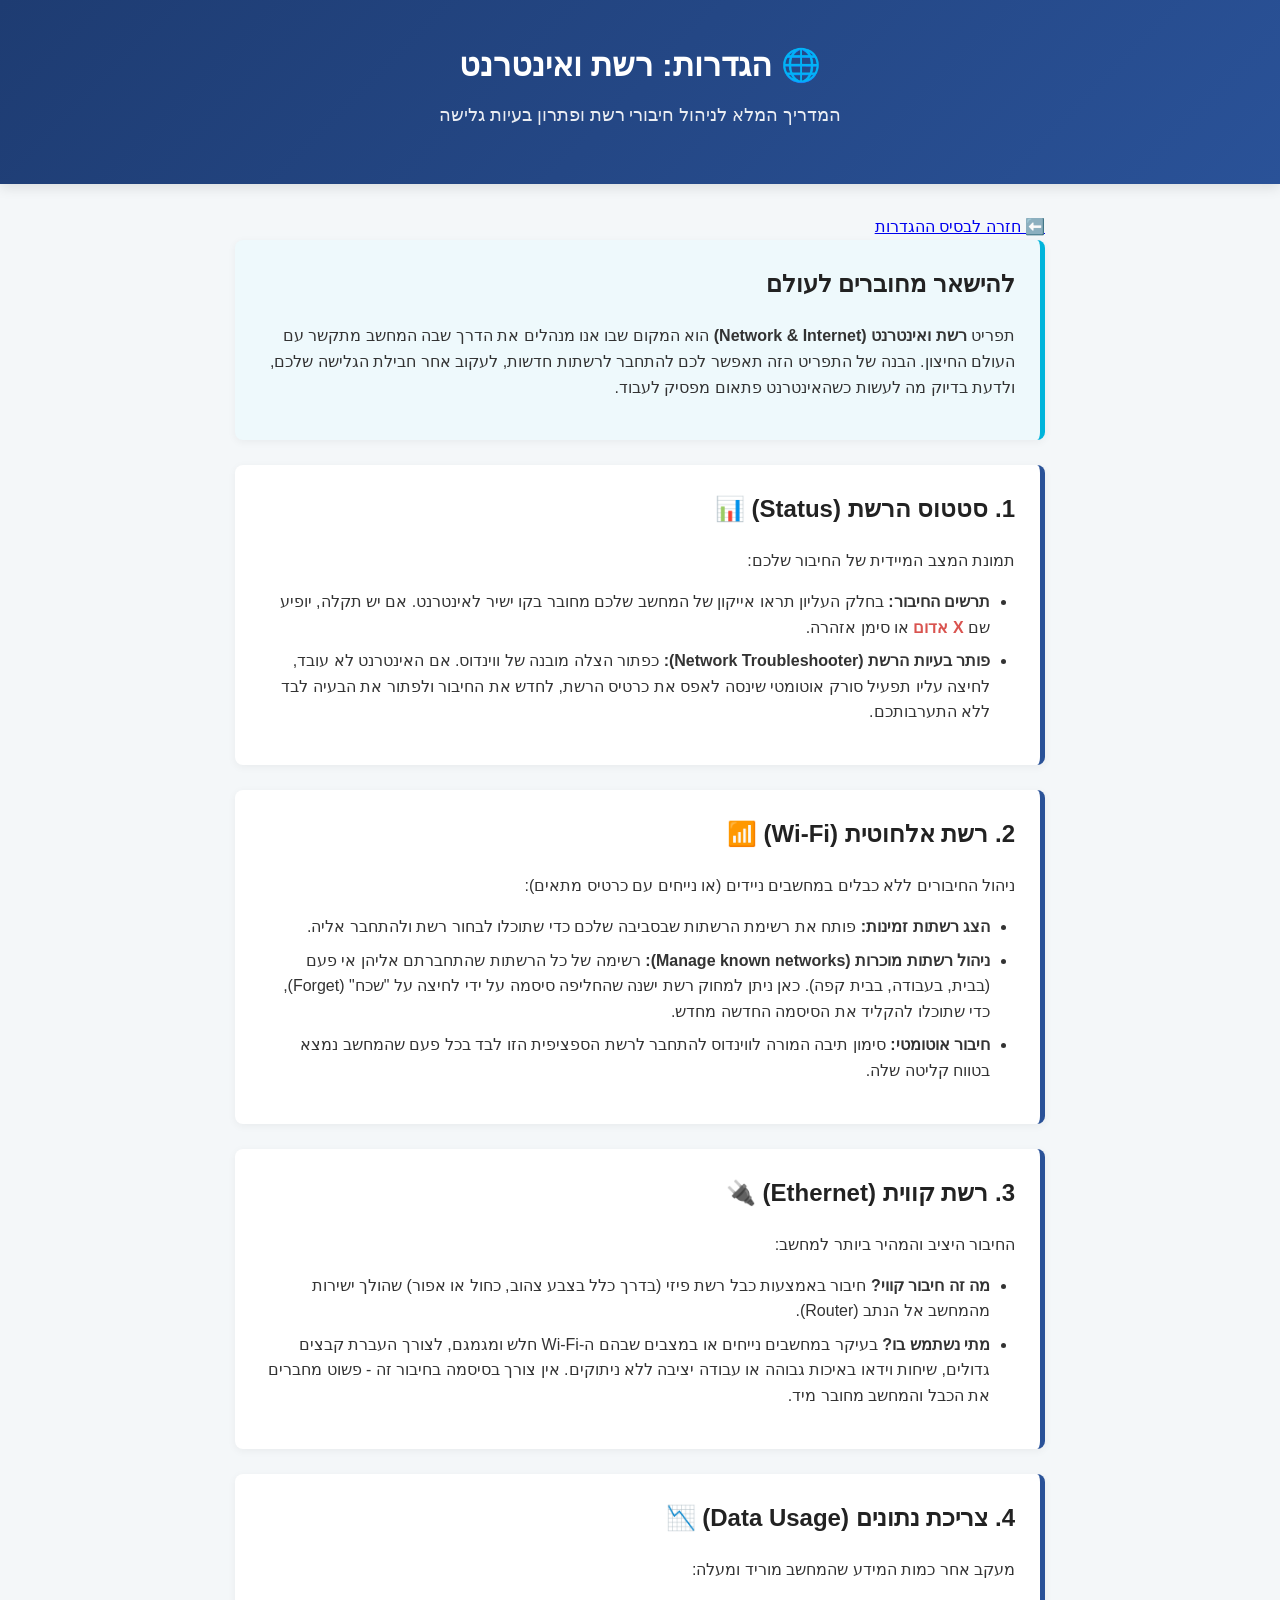
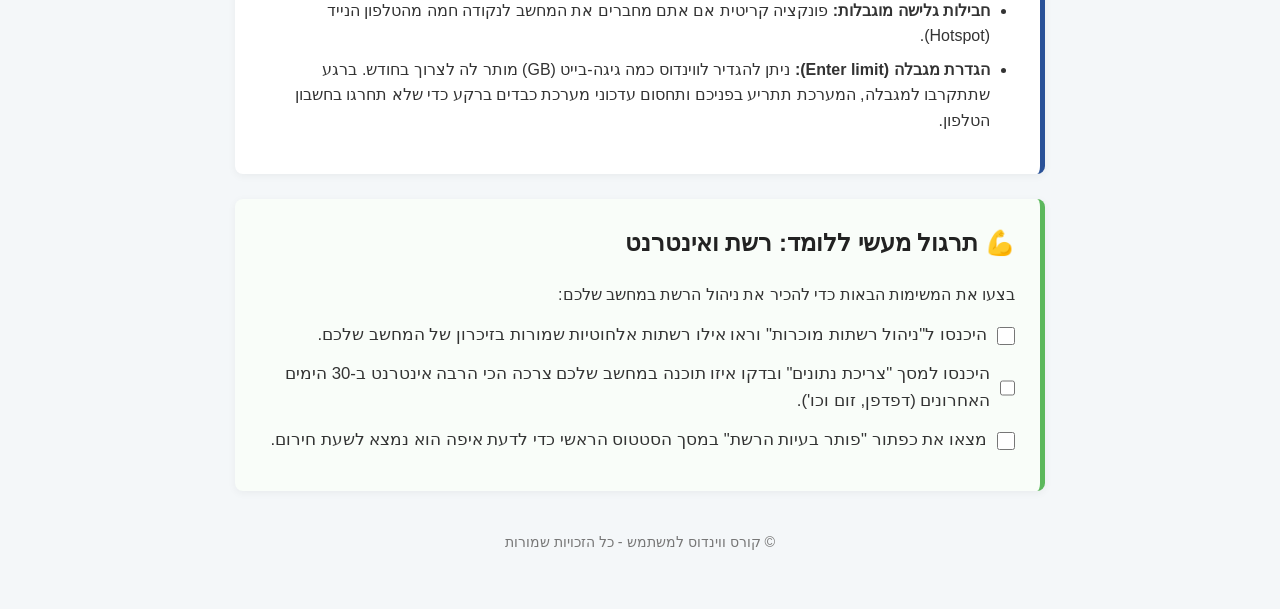
<file: windows_course_settings-network.html>
<!DOCTYPE html>
<html lang="he" dir="rtl">
<head>
    <meta charset="UTF-8">
    <meta name="viewport" content="width=device-width, initial-scale=1.0">
    <title>🌐 הגדרות: רשת ואינטרנט</title>
    <link rel="stylesheet" href="style.css">
</head>
<body>

    <header>
        <div class="container">
            <h1>🌐 הגדרות: רשת ואינטרנט</h1>
            <p class="subtitle">המדריך המלא לניהול חיבורי רשת ופתרון בעיות גלישה</p>
        </div>
    </header>

    <main class="container">
        
        <a href="settings-base.html" class="back-btn">⬅️ חזרה לבסיס ההגדרות</a>

        <section class="card" style="border-right-color: #00b4db; background-color: #eef9fc;">
            <h2>להישאר מחוברים לעולם</h2>
            <p>תפריט <strong>רשת ואינטרנט (Network & Internet)</strong> הוא המקום שבו אנו מנהלים את הדרך שבה המחשב מתקשר עם העולם החיצון. הבנה של התפריט הזה תאפשר לכם להתחבר לרשתות חדשות, לעקוב אחר חבילת הגלישה שלכם, ולדעת בדיוק מה לעשות כשהאינטרנט פתאום מפסיק לעבוד.</p>
        </section>

        <section class="card">
            <h2>1. סטטוס הרשת (Status) 📊</h2>
            <p>תמונת המצב המיידית של החיבור שלכם:</p>
            <ul>
                <li><strong>תרשים החיבור:</strong> בחלק העליון תראו אייקון של המחשב שלכם מחובר בקו ישיר לאינטרנט. אם יש תקלה, יופיע שם <span style="color: #d9534f; font-weight: bold;">X אדום</span> או סימן אזהרה.</li>
                <li><strong>פותר בעיות הרשת (Network Troubleshooter):</strong> כפתור הצלה מובנה של ווינדוס. אם האינטרנט לא עובד, לחיצה עליו תפעיל סורק אוטומטי שינסה לאפס את כרטיס הרשת, לחדש את החיבור ולפתור את הבעיה לבד ללא התערבותכם.</li>
            </ul>
        </section>

        <section class="card">
            <h2>2. רשת אלחוטית (Wi-Fi) 📶</h2>
            <p>ניהול החיבורים ללא כבלים במחשבים ניידים (או נייחים עם כרטיס מתאים):</p>
            <ul>
                <li><strong>הצג רשתות זמינות:</strong> פותח את רשימת הרשתות שבסביבה שלכם כדי שתוכלו לבחור רשת ולהתחבר אליה.</li>
                <li><strong>ניהול רשתות מוכרות (Manage known networks):</strong> רשימה של כל הרשתות שהתחברתם אליהן אי פעם (בבית, בעבודה, בבית קפה). כאן ניתן למחוק רשת ישנה שהחליפה סיסמה על ידי לחיצה על "שכח" (Forget), כדי שתוכלו להקליד את הסיסמה החדשה מחדש.</li>
                <li><strong>חיבור אוטומטי:</strong> סימון תיבה המורה לווינדוס להתחבר לרשת הספציפית הזו לבד בכל פעם שהמחשב נמצא בטווח קליטה שלה.</li>
            </ul>
        </section>

        <section class="card">
            <h2>3. רשת קווית (Ethernet) 🔌</h2>
            <p>החיבור היציב והמהיר ביותר למחשב:</p>
            <ul>
                <li><strong>מה זה חיבור קווי?</strong> חיבור באמצעות כבל רשת פיזי (בדרך כלל בצבע צהוב, כחול או אפור) שהולך ישירות מהמחשב אל הנתב (Router).</li>
                <li><strong>מתי נשתמש בו?</strong> בעיקר במחשבים נייחים או במצבים שבהם ה-Wi-Fi חלש ומגמגם, לצורך העברת קבצים גדולים, שיחות וידאו באיכות גבוהה או עבודה יציבה ללא ניתוקים. אין צורך בסיסמה בחיבור זה - פשוט מחברים את הכבל והמחשב מחובר מיד.</li>
            </ul>
        </section>

        <section class="card">
            <h2>4. צריכת נתונים (Data Usage) 📉</h2>
            <p>מעקב אחר כמות המידע שהמחשב מוריד ומעלה:</p>
            <ul>
                <li><strong>חבילות גלישה מוגבלות:</strong> פונקציה קריטית אם אתם מחברים את המחשב לנקודה חמה מהטלפון הנייד (Hotspot).</li>
                <li><strong>הגדרת מגבלה (Enter limit):</strong> ניתן להגדיר לווינדוס כמה גיגה-בייט (GB) מותר לה לצרוך בחודש. ברגע שתתקרבו למגבלה, המערכת תתריע בפניכם ותחסום עדכוני מערכת כבדים ברקע כדי שלא תחרגו בחשבון הטלפון.</li>
            </ul>
        </section>

        <section class="card" style="border-right-color: #5cb85c; background-color: #f9fdf9;">
            <h2>💪 תרגול מעשי ללומד: רשת ואינטרנט</h2>
            <p>בצעו את המשימות הבאות כדי להכיר את ניהול הרשת במחשב שלכם:</p>
            <div class="checkbox-item">
                <input type="checkbox" id="net-task1">
                <label for="net-task1">היכנסו ל"ניהול רשתות מוכרות" וראו אילו רשתות אלחוטיות שמורות בזיכרון של המחשב שלכם.</label>
            </div>
            <div class="checkbox-item">
                <input type="checkbox" id="net-task2">
                <label for="net-task2">היכנסו למסך "צריכת נתונים" ובדקו איזו תוכנה במחשב שלכם צרכה הכי הרבה אינטרנט ב-30 הימים האחרונים (דפדפן, זום וכו').</label>
            </div>
            <div class="checkbox-item">
                <input type="checkbox" id="net-task3">
                <label for="net-task3">מצאו את כפתור "פותר בעיות הרשת" במסך הסטטוס הראשי כדי לדעת איפה הוא נמצא לשעת חירום.</label>
            </div>
        </section>

    </main>

    <footer>
        <p>© קורס ווינדוס למשתמש - כל הזכויות שמורות</p>
    </footer>

</body>
</html>
</file>
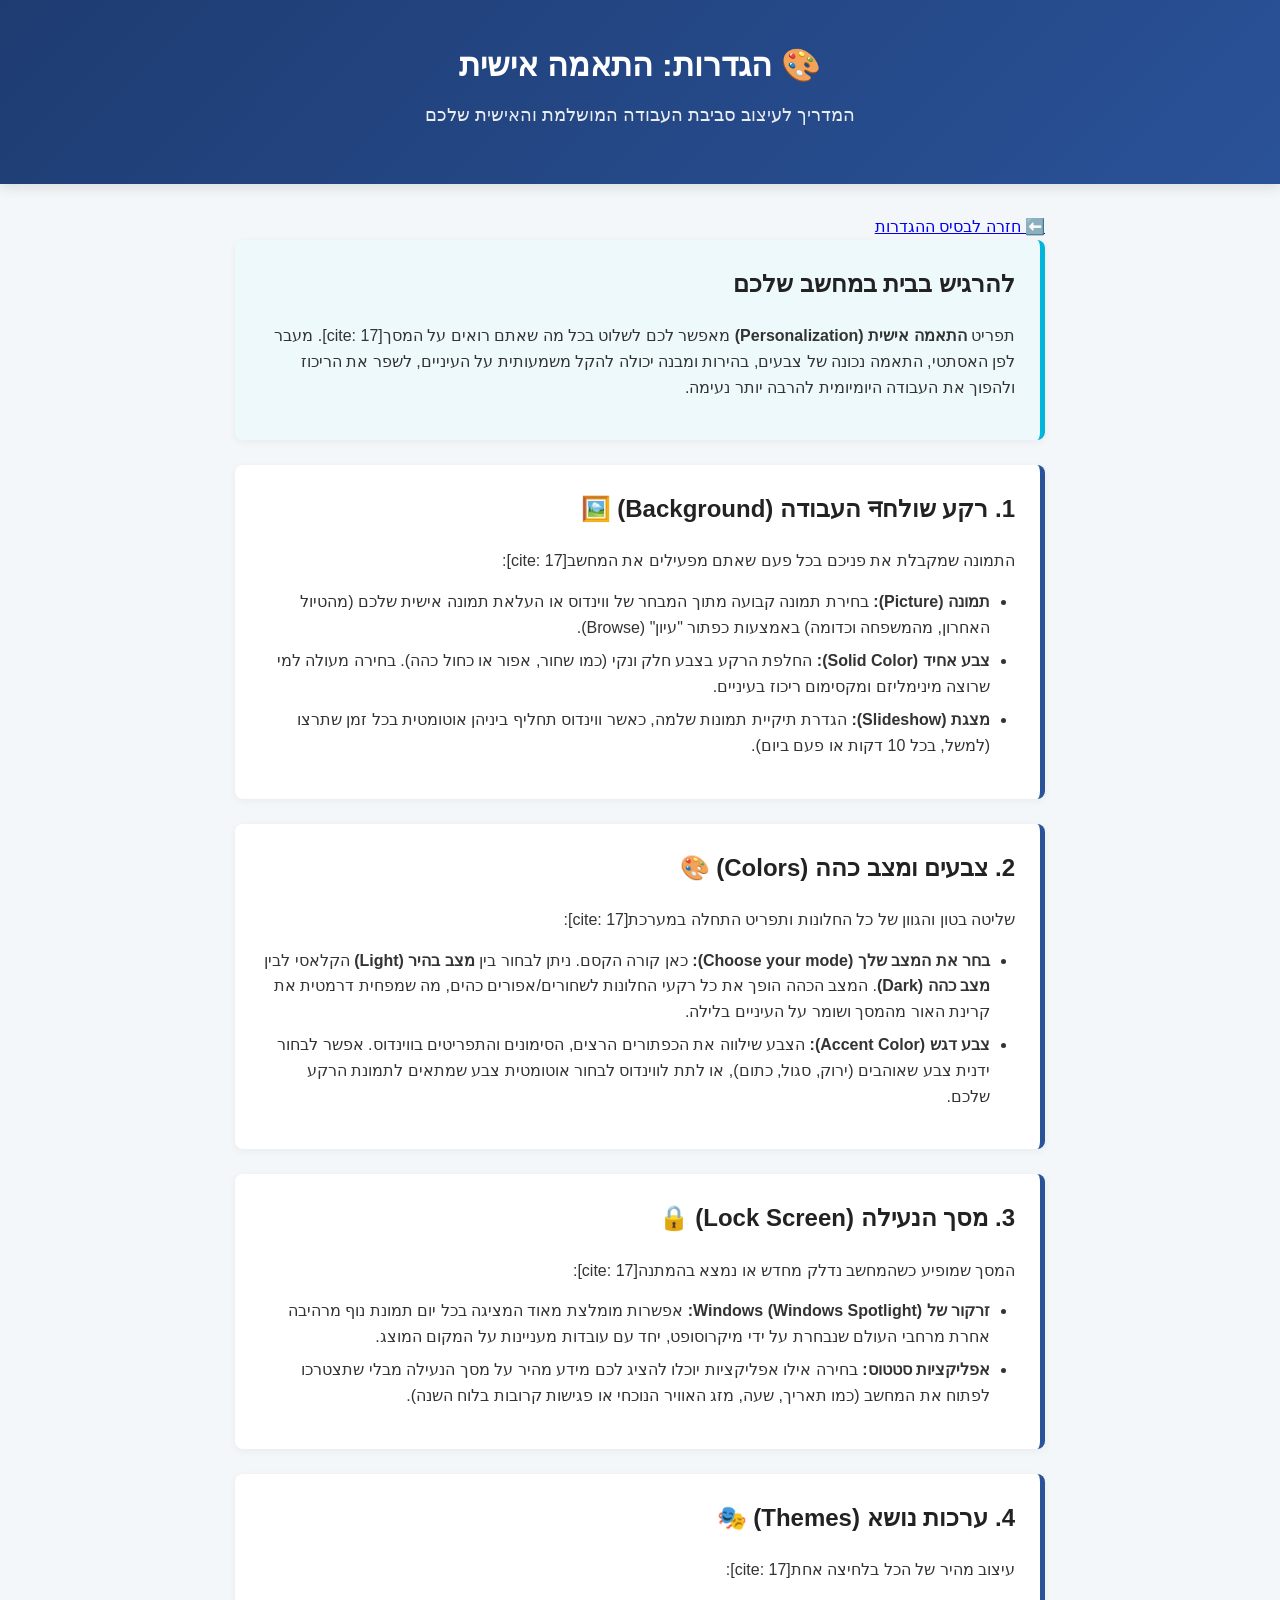
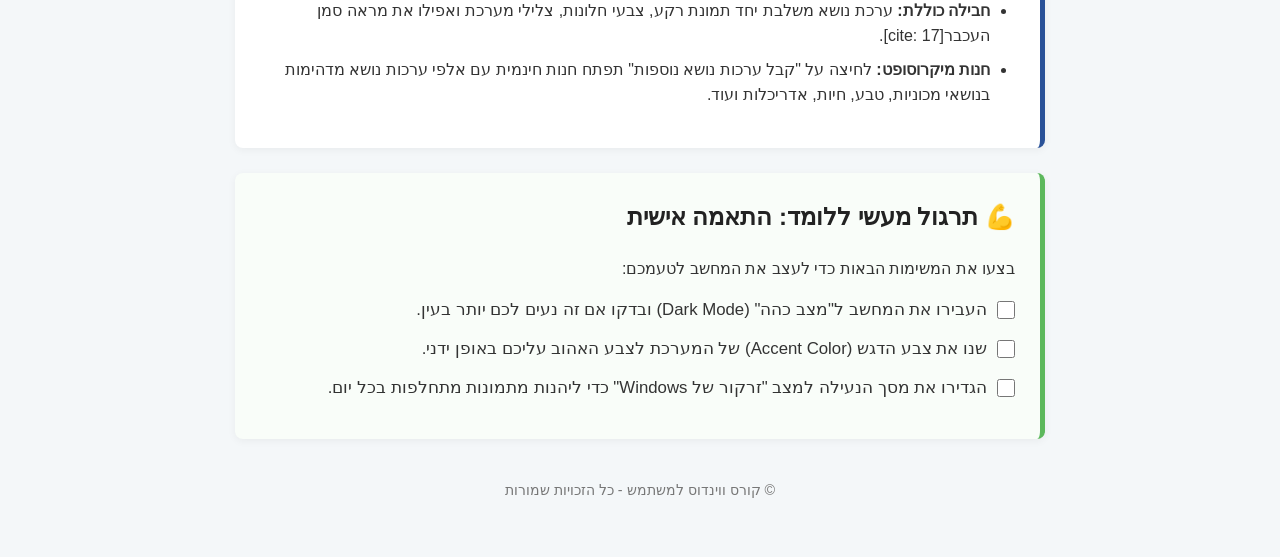
<file: windows_course_settings-personalization.html>
<!DOCTYPE html>
<html lang="he" dir="rtl">
<head>
    <meta charset="UTF-8">
    <meta name="viewport" content="width=device-width, initial-scale=1.0">
    <title>🎨 הגדרות: התאמה אישית</title>
    <link rel="stylesheet" href="style.css">
</head>
<body>

    <header>
        <div class="container">
            <h1>🎨 הגדרות: התאמה אישית</h1>
            <p class="subtitle">המדריך לעיצוב סביבת העבודה המושלמת והאישית שלכם</p>
        </div>
    </header>

    <main class="container">
        
        <a href="settings-base.html" class="back-btn">⬅️ חזרה לבסיס ההגדרות</a>

        <!-- מבוא -->
        <section class="card" style="border-right-color: #00b4db; background-color: #eef9fc;">
            <h2>להרגיש בבית במחשב שלכם</h2>
            <p>תפריט <strong>התאמה אישית (Personalization)</strong> מאפשר לכם לשלוט בכל מה שאתם רואים על המסך[cite: 17]. מעבר לפן האסתטי, התאמה נכונה של צבעים, בהירות ומבנה יכולה להקל משמעותית על העיניים, לשפר את הריכוז ולהפוך את העבודה היומיומית להרבה יותר נעימה.</p>
        </section>

        <!-- 1. רקע שולחן העבודה -->
        <section class="card">
            <h2>1. רקע שולחन העבודה (Background) 🖼️</h2>
            <p>התמונה שמקבלת את פניכם בכל פעם שאתם מפעילים את המחשב[cite: 17]:</p>
            <ul>
                <li><strong>תמונה (Picture):</strong> בחירת תמונה קבועה מתוך המבחר של ווינדוס או העלאת תמונה אישית שלכם (מהטיול האחרון, מהמשפחה וכדומה) באמצעות כפתור "עיון" (Browse).</li>
                <li><strong>צבע אחיד (Solid Color):</strong> החלפת הרקע בצבע חלק ונקי (כמו שחור, אפור או כחול כהה). בחירה מעולה למי שרוצה מינימליזם ומקסימום ריכוז בעיניים.</li>
                <li><strong>מצגת (Slideshow):</strong> הגדרת תיקיית תמונות שלמה, כאשר ווינדוס תחליף ביניהן אוטומטית בכל זמן שתרצו (למשל, בכל 10 דקות או פעם ביום).</li>
            </ul>
        </section>

        <!-- 2. צבעים ומצב כהה -->
        <section class="card">
            <h2>2. צבעים ומצב כהה (Colors) 🎨</h2>
            <p>שליטה בטון והגוון של כל החלונות ותפריט התחלה במערכת[cite: 17]:</p>
            <ul>
                <li><strong>בחר את המצב שלך (Choose your mode):</strong> כאן קורה הקסם. ניתן לבחור בין <strong>מצב בהיר (Light)</strong> הקלאסי לבין <strong>מצב כהה (Dark)</strong>. המצב הכהה הופך את כל רקעי החלונות לשחורים/אפורים כהים, מה שמפחית דרמטית את קרינת האור מהמסך ושומר על העיניים בלילה.</li>
                <li><strong>צבע דגש (Accent Color):</strong> הצבע שילווה את הכפתורים הרצים, הסימונים והתפריטים בווינדוס. אפשר לבחור ידנית צבע שאוהבים (ירוק, סגול, כתום), או לתת לווינדוס לבחור אוטומטית צבע שמתאים לתמונת הרקע שלכם.</li>
            </ul>
        </section>

        <!-- 3. מסך הנעילה -->
        <section class="card">
            <h2>3. מסך הנעילה (Lock Screen) 🔒</h2>
            <p>המסך שמופיע כשהמחשב נדלק מחדש או נמצא בהמתנה[cite: 17]:</p>
            <ul>
                <li><strong>זרקור של Windows (Windows Spotlight):</strong> אפשרות מומלצת מאוד המציגה בכל יום תמונת נוף מרהיבה אחרת מרחבי העולם שנבחרת על ידי מיקרוסופט, יחד עם עובדות מעניינות על המקום המוצג.</li>
                <li><strong>אפליקציות סטטוס:</strong> בחירה אילו אפליקציות יוכלו להציג לכם מידע מהיר על מסך הנעילה מבלי שתצטרכו לפתוח את המחשב (כמו תאריך, שעה, מזג האוויר הנוכחי או פגישות קרובות בלוח השנה).</li>
            </ul>
        </section>

        <!-- 4. ערכות נושא -->
        <section class="card">
            <h2>4. ערכות נושא (Themes) 🎭</h2>
            <p>עיצוב מהיר של הכל בלחיצה אחת[cite: 17]:</p>
            <ul>
                <li><strong>חבילה כוללת:</strong> ערכת נושא משלבת יחד תמונת רקע, צבעי חלונות, צלילי מערכת ואפילו את מראה סמן העכבר[cite: 17]. </li>
                <li><strong>חנות מיקרוסופט:</strong> לחיצה על "קבל ערכות נושא נוספות" תפתח חנות חינמית עם אלפי ערכות נושא מדהימות בנושאי מכוניות, טבע, חיות, אדריכלות ועוד.</li>
            </ul>
        </section>

        <!-- תרגול מעשי -->
        <section class="card" style="border-right-color: #5cb85c; background-color: #f9fdf9;">
            <h2>💪 תרגול מעשי ללומד: התאמה אישית</h2>
            <p>בצעו את המשימות הבאות כדי לעצב את המחשב לטעמכם:</p>
            <div class="checkbox-item">
                <input type="checkbox" id="pers-task1">
                <label for="pers-task1">העבירו את המחשב ל"מצב כהה" (Dark Mode) ובדקו אם זה נעים לכם יותר בעין.</label>
            </div>
            <div class="checkbox-item">
                <input type="checkbox" id="pers-task2">
                <label for="pers-task2">שנו את צבע הדגש (Accent Color) של המערכת לצבע האהוב עליכם באופן ידני.</label>
            </div>
            <div class="checkbox-item">
                <input type="checkbox" id="pers-task3">
                <label for="pers-task3">הגדירו את מסך הנעילה למצב "זרקור של Windows" כדי ליהנות מתמונות מתחלפות בכל יום.</label>
            </div>
        </section>

    </main>

    <footer>
        <p>© קורס ווינדוס למשתמש - כל הזכויות שמורות</p>
    </footer>

</body>
</html>
</file>
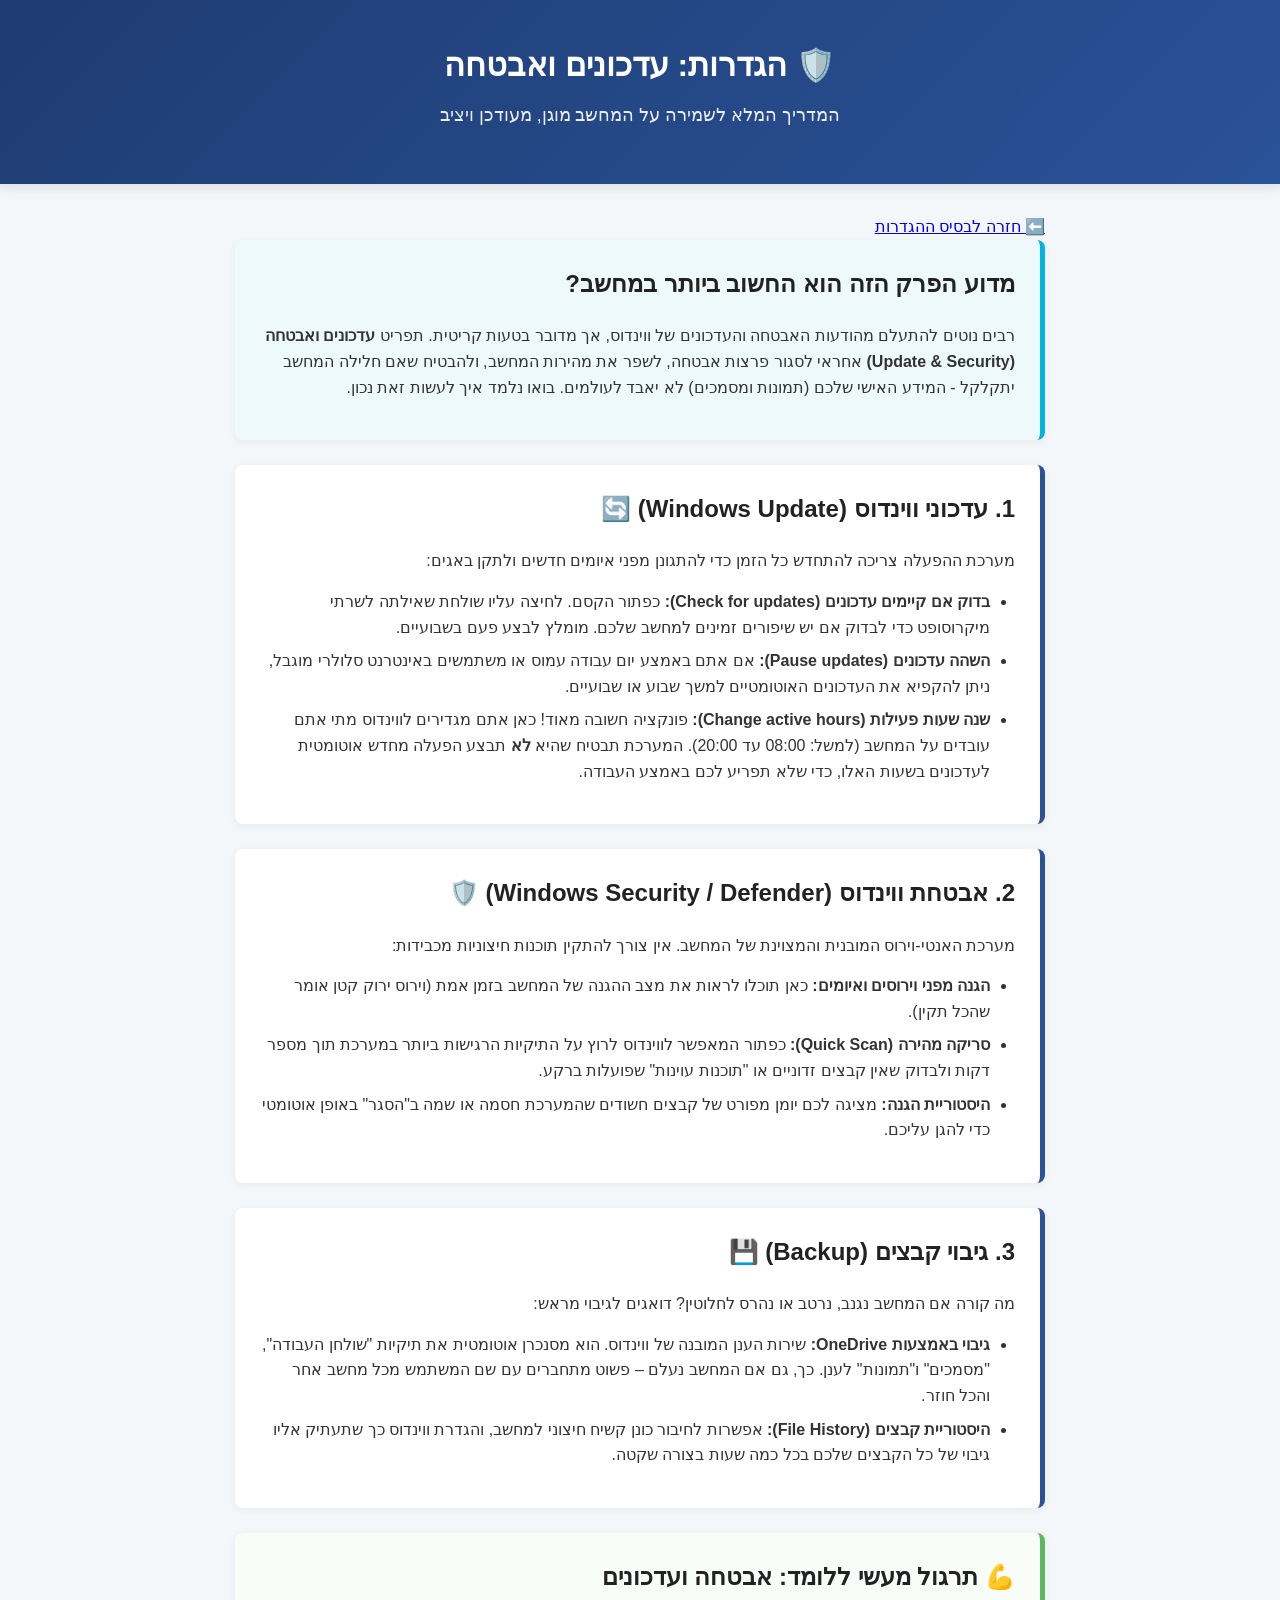
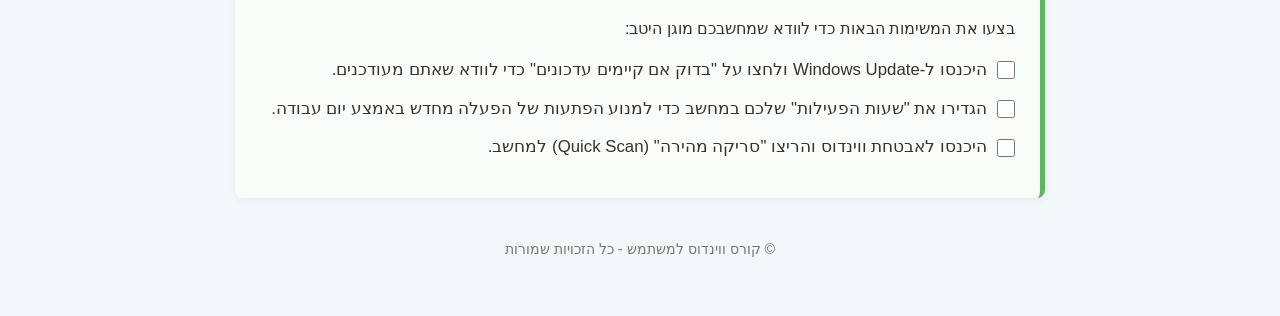
<file: windows_course_settings-security.html>
<!DOCTYPE html>
<html lang="he" dir="rtl">
<head>
    <meta charset="UTF-8">
    <meta name="viewport" content="width=device-width, initial-scale=1.0">
    <title>🛡️ הגדרות: עדכונים ואבטחה</title>
    <link rel="stylesheet" href="style.css">
</head>
<body>

    <header>
        <div class="container">
            <h1>🛡️ הגדרות: עדכונים ואבטחה</h1>
            <p class="subtitle">המדריך המלא לשמירה על המחשב מוגן, מעודכן ויציב</p>
        </div>
    </header>

    <main class="container">
        
        <a href="settings-base.html" class="back-btn">⬅️ חזרה לבסיס ההגדרות</a>

        <section class="card" style="border-right-color: #00b4db; background-color: #eef9fc;">
            <h2>מדוע הפרק הזה הוא החשוב ביותר במחשב?</h2>
            <p>רבים נוטים להתעלם מהודעות האבטחה והעדכונים של ווינדוס, אך מדובר בטעות קריטית. תפריט <strong>עדכונים ואבטחה (Update & Security)</strong> אחראי לסגור פרצות אבטחה, לשפר את מהירות המחשב, ולהבטיח שאם חלילה המחשב יתקלקל - המידע האישי שלכם (תמונות ומסמכים) לא יאבד לעולמים. בואו נלמד איך לעשות זאת נכון.</p>
        </section>

        <section class="card">
            <h2>1. עדכוני ווינדוס (Windows Update) 🔄</h2>
            <p>מערכת ההפעלה צריכה להתחדש כל הזמן כדי להתגונן מפני איומים חדשים ולתקן באגים:</p>
            <ul>
                <li><strong>בדוק אם קיימים עדכונים (Check for updates):</strong> כפתור הקסם. לחיצה עליו שולחת שאילתה לשרתי מיקרוסופט כדי לבדוק אם יש שיפורים זמינים למחשב שלכם. מומלץ לבצע פעם בשבועיים.</li>
                <li><strong>השהה עדכונים (Pause updates):</strong> אם אתם באמצע יום עבודה עמוס או משתמשים באינטרנט סלולרי מוגבל, ניתן להקפיא את העדכונים האוטומטיים למשך שבוע או שבועיים.</li>
                <li><strong>שנה שעות פעילות (Change active hours):</strong> פונקציה חשובה מאוד! כאן אתם מגדירים לווינדוס מתי אתם עובדים על המחשב (למשל: 08:00 עד 20:00). המערכת תבטיח שהיא <strong>לא</strong> תבצע הפעלה מחדש אוטומטית לעדכונים בשעות האלו, כדי שלא תפריע לכם באמצע העבודה.</li>
            </ul>
        </section>

        <section class="card">
            <h2>2. אבטחת ווינדוס (Windows Security / Defender) 🛡️</h2>
            <p>מערכת האנטי-וירוס המובנית והמצוינת של המחשב. אין צורך להתקין תוכנות חיצוניות מכבידות:</p>
            <ul>
                <li><strong>הגנה מפני וירוסים ואיומים:</strong> כאן תוכלו לראות את מצב ההגנה של המחשב בזמן אמת (וירוס ירוק קטן אומר שהכל תקין).</li>
                <li><strong>סריקה מהירה (Quick Scan):</strong> כפתור המאפשר לווינדוס לרוץ על התיקיות הרגישות ביותר במערכת תוך מספר דקות ולבדוק שאין קבצים זדוניים או "תוכנות עוינות" שפועלות ברקע.</li>
                <li><strong>היסטוריית הגנה:</strong> מציגה לכם יומן מפורט של קבצים חשודים שהמערכת חסמה או שמה ב"הסגר" באופן אוטומטי כדי להגן עליכם.</li>
            </ul>
        </section>

        <section class="card">
            <h2>3. גיבוי קבצים (Backup) 💾</h2>
            <p>מה קורה אם המחשב נגנב, נרטב או נהרס לחלוטין? דואגים לגיבוי מראש:</p>
            <ul>
                <li><strong>גיבוי באמצעות OneDrive:</strong> שירות הענן המובנה של ווינדוס. הוא מסנכרן אוטומטית את תיקיות "שולחן העבודה", "מסמכים" ו"תמונות" לענן. כך, גם אם המחשב נעלם – פשוט מתחברים עם שם המשתמש מכל מחשב אחר והכל חוזר.</li>
                <li><strong>היסטוריית קבצים (File History):</strong> אפשרות לחיבור כונן קשיח חיצוני למחשב, והגדרת ווינדוס כך שתעתיק אליו גיבוי של כל הקבצים שלכם בכל כמה שעות בצורה שקטה.</li>
            </ul>
        </section>

        <section class="card" style="border-right-color: #5cb85c; background-color: #f9fdf9;">
            <h2>💪 תרגול מעשי ללומד: אבטחה ועדכונים</h2>
            <p>בצעו את המשימות הבאות כדי לוודא שמחשבכם מוגן היטב:</p>
            <div class="checkbox-item">
                <input type="checkbox" id="sec-task1">
                <label for="sec-task1">היכנסו ל-Windows Update ולחצו על "בדוק אם קיימים עדכונים" כדי לוודא שאתם מעודכנים.</label>
            </div>
            <div class="checkbox-item">
                <input type="checkbox" id="sec-task2">
                <label for="sec-task2">הגדירו את "שעות הפעילות" שלכם במחשב כדי למנוע הפתעות של הפעלה מחדש באמצע יום עבודה.</label>
            </div>
            <div class="checkbox-item">
                <input type="checkbox" id="sec-task3">
                <label for="sec-task3">היכנסו לאבטחת ווינדוס והריצו "סריקה מהירה" (Quick Scan) למחשב.</label>
            </div>
        </section>

    </main>

    <footer>
        <p>© קורס ווינדוס למשתמש - כל הזכויות שמורות</p>
    </footer>

</body>
</html>
</file>
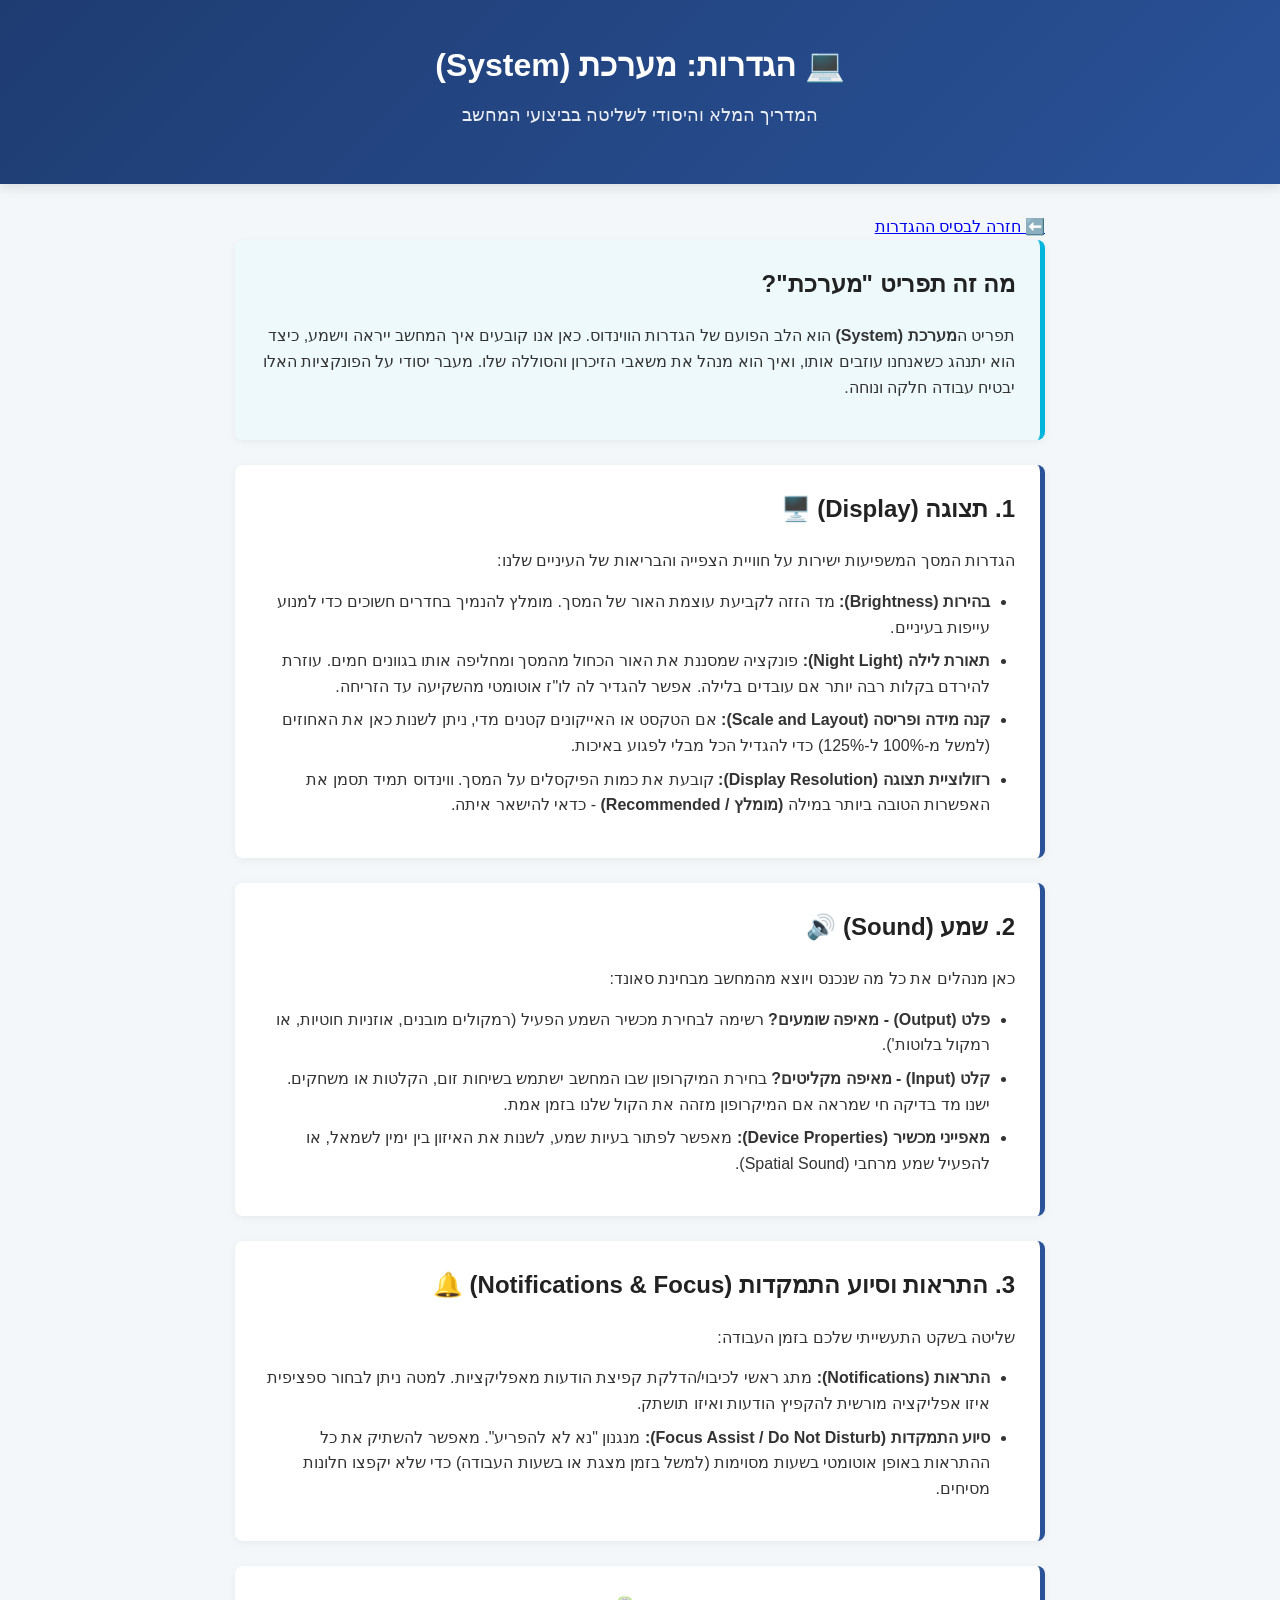
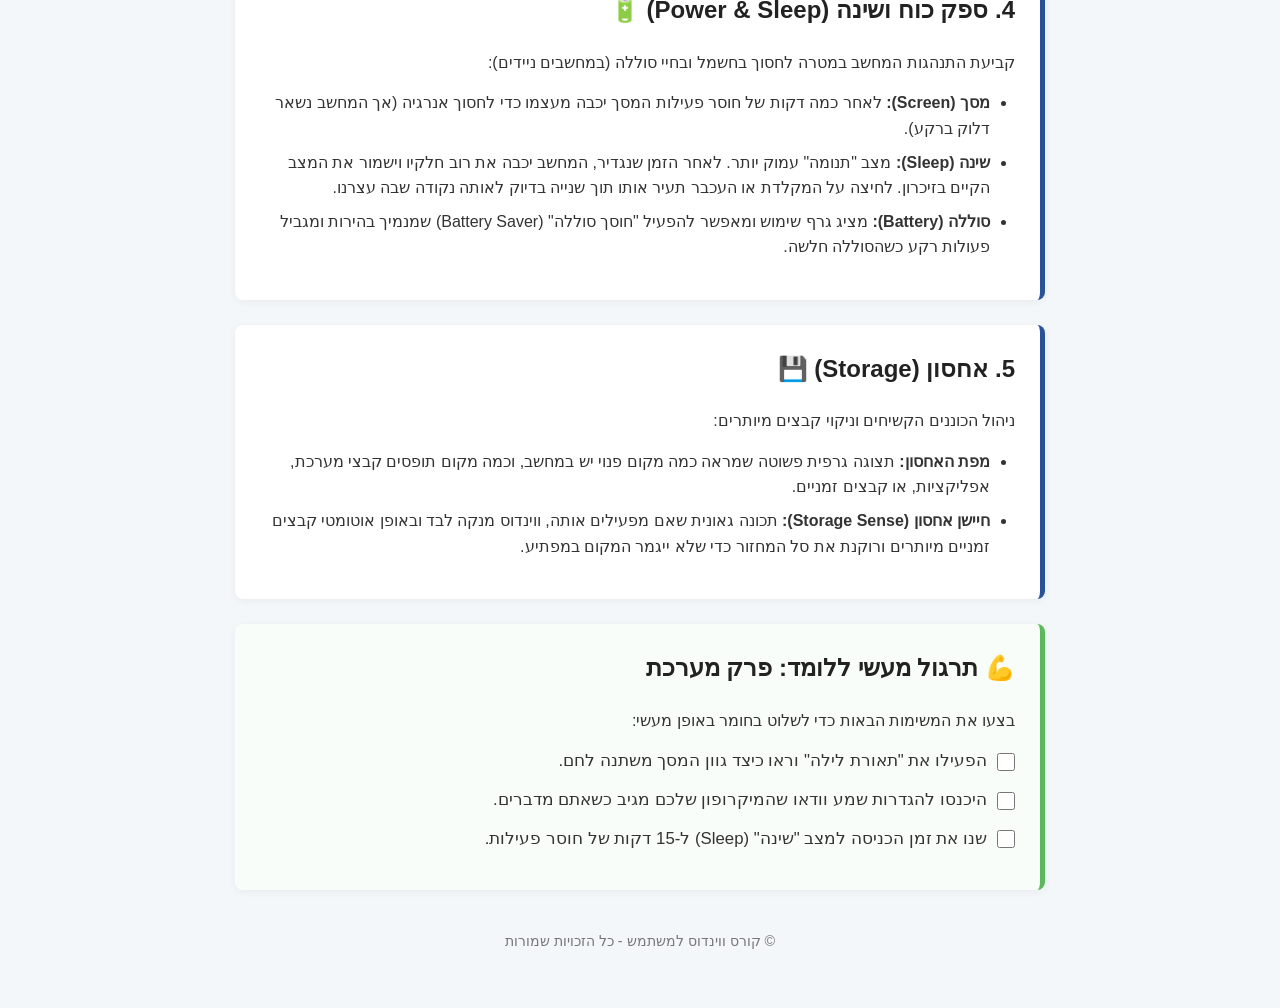
<file: windows_course_settings-system.html>
<!DOCTYPE html>
<html lang="he" dir="rtl">
<head>
    <meta charset="UTF-8">
    <meta name="viewport" content="width=device-width, initial-scale=1.0">
    <title>💻 הגדרות: מערכת (System)</title>
    <link rel="stylesheet" href="style.css">
</head>
<body>

    <header>
        <div class="container">
            <h1>💻 הגדרות: מערכת (System)</h1>
            <p class="subtitle">המדריך המלא והיסודי לשליטה בביצועי המחשב</p>
        </div>
    </header>

    <main class="container">
        
        <a href="settings-base.html" class="back-btn">⬅️ חזרה לבסיס ההגדרות</a>

        <section class="card" style="border-right-color: #00b4db; background-color: #eef9fc;">
            <h2>מה זה תפריט "מערכת"?</h2>
            <p>תפריט ה<strong>מערכת (System)</strong> הוא הלב הפועם של הגדרות הווינדוס. כאן אנו קובעים איך המחשב ייראה וישמע, כיצד הוא יתנהג כשאנחנו עוזבים אותו, ואיך הוא מנהל את משאבי הזיכרון והסוללה שלו. מעבר יסודי על הפונקציות האלו יבטיח עבודה חלקה ונוחה.</p>
        </section>

        <section class="card">
            <h2>1. תצוגה (Display) 🖥️</h2>
            <p>הגדרות המסך המשפיעות ישירות על חוויית הצפייה והבריאות של העיניים שלנו:</p>
            <ul>
                <li><strong>בהירות (Brightness):</strong> מד הזזה לקביעת עוצמת האור של המסך. מומלץ להנמיך בחדרים חשוכים כדי למנוע עייפות בעיניים.</li>
                <li><strong>תאורת לילה (Night Light):</strong> פונקציה שמסננת את האור הכחול מהמסך ומחליפה אותו בגוונים חמים. עוזרת להירדם בקלות רבה יותר אם עובדים בלילה. אפשר להגדיר לה לו"ז אוטומטי מהשקיעה עד הזריחה.</li>
                <li><strong>קנה מידה ופריסה (Scale and Layout):</strong> אם הטקסט או האייקונים קטנים מדי, ניתן לשנות כאן את האחוזים (למשל מ-100% ל-125%) כדי להגדיל הכל מבלי לפגוע באיכות.</li>
                <li><strong>רזולוציית תצוגה (Display Resolution):</strong> קובעת את כמות הפיקסלים על המסך. ווינדוס תמיד תסמן את האפשרות הטובה ביותר במילה <strong>(מומלץ / Recommended)</strong> - כדאי להישאר איתה.</li>
            </ul>
        </section>

        <section class="card">
            <h2>2. שמע (Sound) 🔊</h2>
            <p>כאן מנהלים את כל מה שנכנס ויוצא מהמחשב מבחינת סאונד:</p>
            <ul>
                <li><strong>פלט (Output) - מאיפה שומעים?</strong> רשימה לבחירת מכשיר השמע הפעיל (רמקולים מובנים, אוזניות חוטיות, או רמקול בלוטות').</li>
                <li><strong>קלט (Input) - מאיפה מקליטים?</strong> בחירת המיקרופון שבו המחשב ישתמש בשיחות זום, הקלטות או משחקים. ישנו מד בדיקה חי שמראה אם המיקרופון מזהה את הקול שלנו בזמן אמת.</li>
                <li><strong>מאפייני מכשיר (Device Properties):</strong> מאפשר לפתור בעיות שמע, לשנות את האיזון בין ימין לשמאל, או להפעיל שמע מרחבי (Spatial Sound).</li>
            </ul>
        </section>

        <section class="card">
            <h2>3. התראות וסיוע התמקדות (Notifications & Focus) 🔔</h2>
            <p>שליטה בשקט התעשייתי שלכם בזמן העבודה:</p>
            <ul>
                <li><strong>התראות (Notifications):</strong> מתג ראשי לכיבוי/הדלקת קפיצת הודעות מאפליקציות. למטה ניתן לבחור ספציפית איזו אפליקציה מורשית להקפיץ הודעות ואיזו תושתק.</li>
                <li><strong>סיוע התמקדות (Focus Assist / Do Not Disturb):</strong> מנגנון "נא לא להפריע". מאפשר להשתיק את כל ההתראות באופן אוטומטי בשעות מסוימות (למשל בזמן מצגת או בשעות העבודה) כדי שלא יקפצו חלונות מסיחים.</li>
            </ul>
        </section>

        <section class="card">
            <h2>4. ספק כוח ושינה (Power & Sleep) 🔋</h2>
            <p>קביעת התנהגות המחשב במטרה לחסוך בחשמל ובחיי סוללה (במחשבים ניידים):</p>
            <ul>
                <li><strong>מסך (Screen):</strong> לאחר כמה דקות של חוסר פעילות המסך יכבה מעצמו כדי לחסוך אנרגיה (אך המחשב נשאר דלוק ברקע).</li>
                <li><strong>שינה (Sleep):</strong> מצב "תנומה" עמוק יותר. לאחר הזמן שנגדיר, המחשב יכבה את רוב חלקיו וישמור את המצב הקיים בזיכרון. לחיצה על המקלדת או העכבר תעיר אותו תוך שנייה בדיוק לאותה נקודה שבה עצרנו.</li>
                <li><strong>סוללה (Battery):</strong> מציג גרף שימוש ומאפשר להפעיל "חוסך סוללה" (Battery Saver) שמנמיך בהירות ומגביל פעולות רקע כשהסוללה חלשה.</li>
            </ul>
        </section>

        <section class="card">
            <h2>5. אחסון (Storage) 💾</h2>
            <p>ניהול הכוננים הקשיחים וניקוי קבצים מיותרים:</p>
            <ul>
                <li><strong>מפת האחסון:</strong> תצוגה גרפית פשוטה שמראה כמה מקום פנוי יש במחשב, וכמה מקום תופסים קבצי מערכת, אפליקציות, או קבצים זמניים.</li>
                <li><strong>חיישן אחסון (Storage Sense):</strong> תכונה גאונית שאם מפעילים אותה, ווינדוס מנקה לבד ובאופן אוטומטי קבצים זמניים מיותרים ורוקנת את סל המחזור כדי שלא ייגמר המקום במפתיע.</li>
            </ul>
        </section>

        <section class="card" style="border-right-color: #5cb85c; background-color: #f9fdf9;">
            <h2>💪 תרגול מעשי ללומד: פרק מערכת</h2>
            <p>בצעו את המשימות הבאות כדי לשלוט בחומר באופן מעשי:</p>
            <div class="checkbox-item">
                <input type="checkbox" id="sys-task1">
                <label for="sys-task1">הפעילו את "תאורת לילה" וראו כיצד גוון המסך משתנה לחם.</label>
            </div>
            <div class="checkbox-item">
                <input type="checkbox" id="sys-task2">
                <label for="sys-task2">היכנסו להגדרות שמע וודאו שהמיקרופון שלכם מגיב כשאתם מדברים.</label>
            </div>
            <div class="checkbox-item">
                <input type="checkbox" id="sys-task3">
                <label for="sys-task3">שנו את זמן הכניסה למצב "שינה" (Sleep) ל-15 דקות של חוסר פעילות.</label>
            </div>
        </section>

    </main>

    <footer>
        <p>© קורס ווינדוס למשתמש - כל הזכויות שמורות</p>
    </footer>

</body>
</html>
</file>
<file: style.css>
/* עיצוב כללי ואיפוס */
* {
    box-sizing: border-box;
    margin: 0;
    padding: 0;
    font-family: 'Segoe UI', Tahoma, Geneva, Verdana, sans-serif;
}

body {
    background-color: #f4f7f9;
    color: #333;
    line-height: 1.6;
    padding-bottom: 40px;
}

.container {
    width: 100%;
    max-width: 850px;
    margin: 0 auto;
    padding: 0 20px;
}

/* כותרת עליונה */
header {
    background: linear-gradient(135deg, #1e3c72 0%, #2a5298 100%);
    color: #fff;
    padding: 40px 0;
    text-align: center;
    margin-bottom: 30px;
    box-shadow: 0 4px 12px rgba(0,0,0,0.1);
}

header h1 {
    font-size: 2rem;
    margin-bottom: 10px;
}

.subtitle {
    font-size: 1.1rem;
    opacity: 0.9;
}

/* כרטיסיות תוכן */
.card {
    background: #fff;
    border-radius: 8px;
    padding: 25px;
    margin-bottom: 25px;
    box-shadow: 0 2px 8px rgba(0,0,0,0.05);
    position: relative;
    border-right: 5px solid #2a5298;
}

.intro {
    border-right-color: #00b4db;
    background-color: #eef9fc;
}

.alert-section {
    border-right-color: #d9534f;
}

.practice {
    border-right-color: #5cb85c;
    background-color: #f9fdf9;
}

/* תגים קטנים */
.section-badge {
    position: absolute;
    top: 25px;
    left: 25px;
    background-color: #2a5298;
    color: #fff;
    padding: 4px 10px;
    border-radius: 4px;
    font-size: 0.8rem;
    font-weight: bold;
}

.badge-alert {
    background-color: #d9534f;
}

/* עיצוב טקסט וכותרות פנימיות */
h2 {
    color: #222;
    margin-bottom: 20px;
    font-size: 1.5rem;
}

h3 {
    color: #2a5298;
    margin-top: 20px;
    margin-bottom: 10px;
    font-size: 1.2rem;
}

.alert-section h3 {
    color: #c9302c;
}

p {
    margin-bottom: 15px;
}

/* רשימות */
ol, ul {
    margin-right: 25px;
    margin-bottom: 15px;
}

li {
    margin-bottom: 8px;
}

/* כפתורי מקלדת */
kbd {
    background-color: #eee;
    border: 1px solid #b4b4b4;
    border-radius: 3px;
    box-shadow: 0 1px 1px rgba(0, 0, 0, .2), 0 2px 0 0 rgba(255, 255, 255, .7) inset;
    color: #333;
    display: inline-block;
    font-size: .85em;
    font-weight: 700;
    line-height: 1;
    padding: 2px 4px;
    white-space: nowrap;
}

/* תיבות תרגול */
.checkbox-item {
    margin: 12px 0;
    display: flex;
    align-items: center;
}

.checkbox-item input {
    margin-left: 10px;
    width: 18px;
    height: 18px;
    cursor: pointer;
}

.checkbox-item label {
    cursor: pointer;
    font-size: 1.05rem;
}

/* כותרת תחתונה */
footer {
    text-align: center;
    margin-top: 40px;
    color: #777;
    font-size: 0.9rem;
}
</file>
